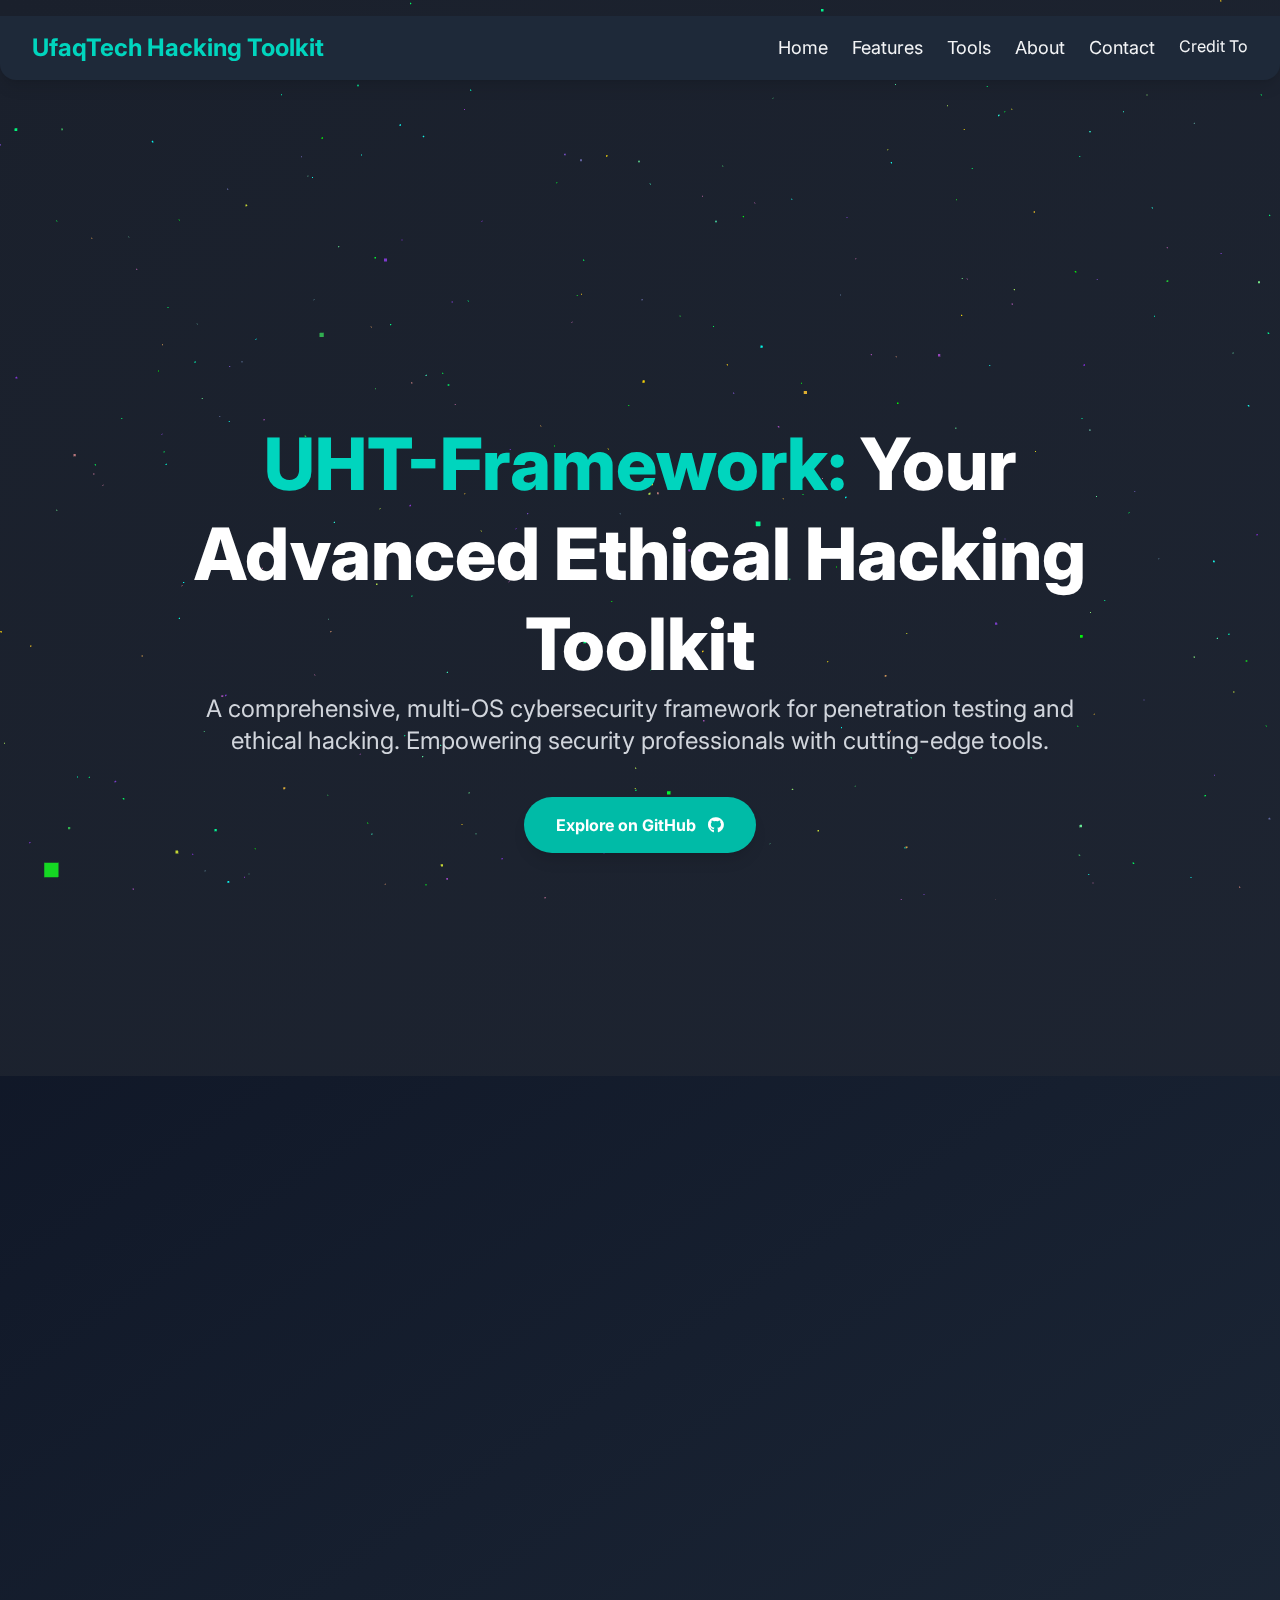
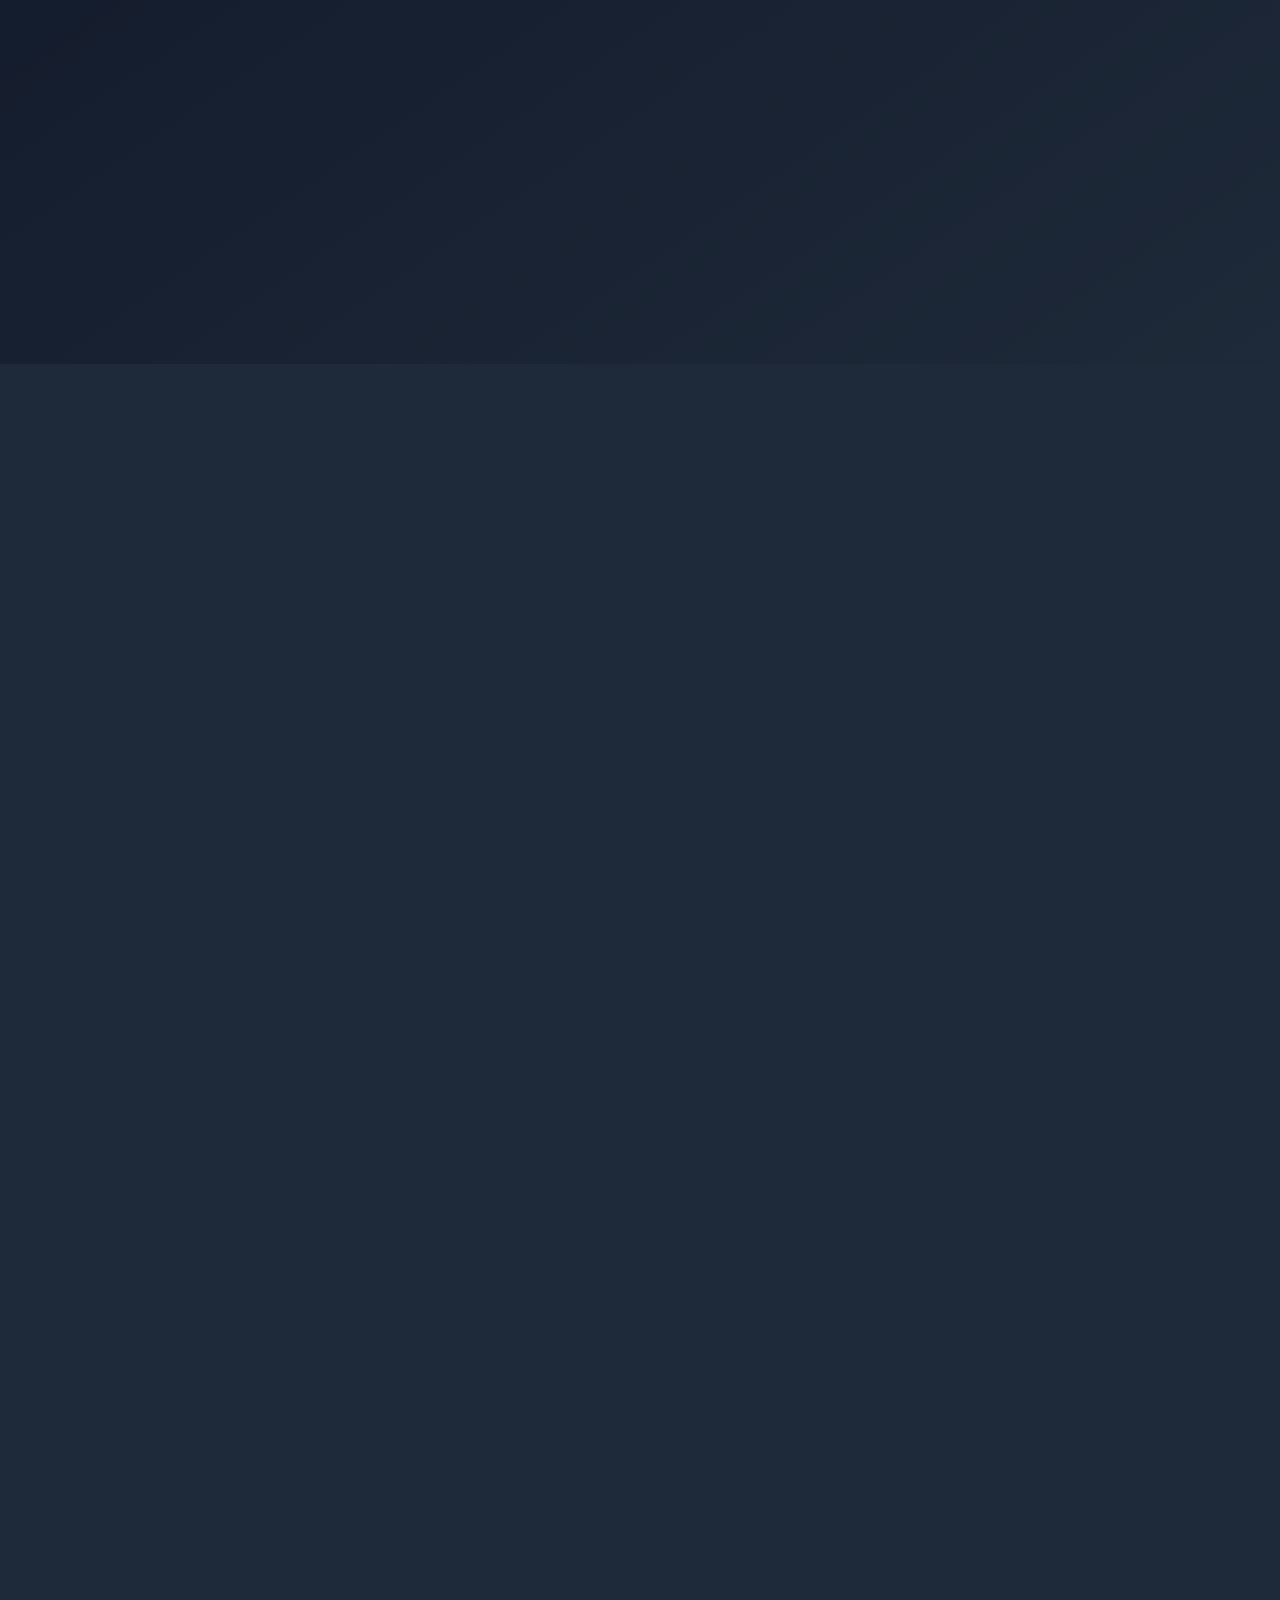
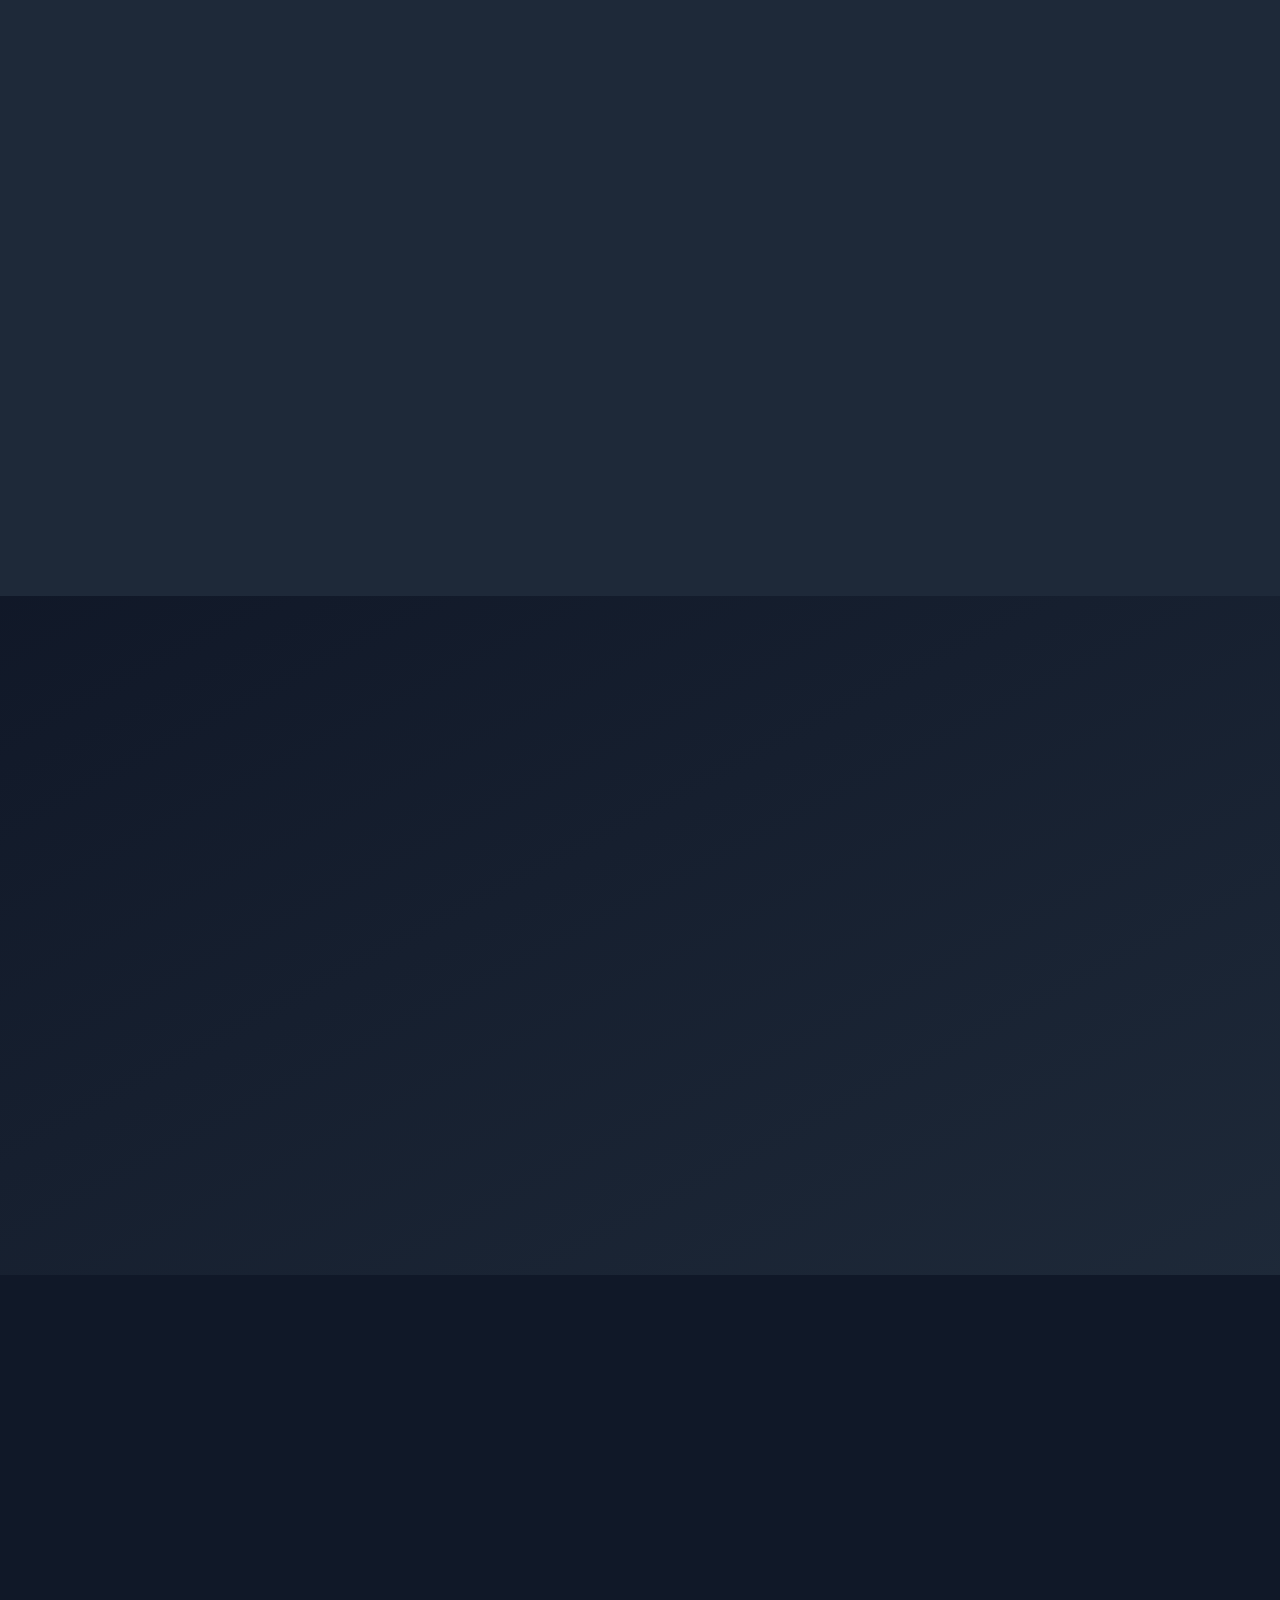
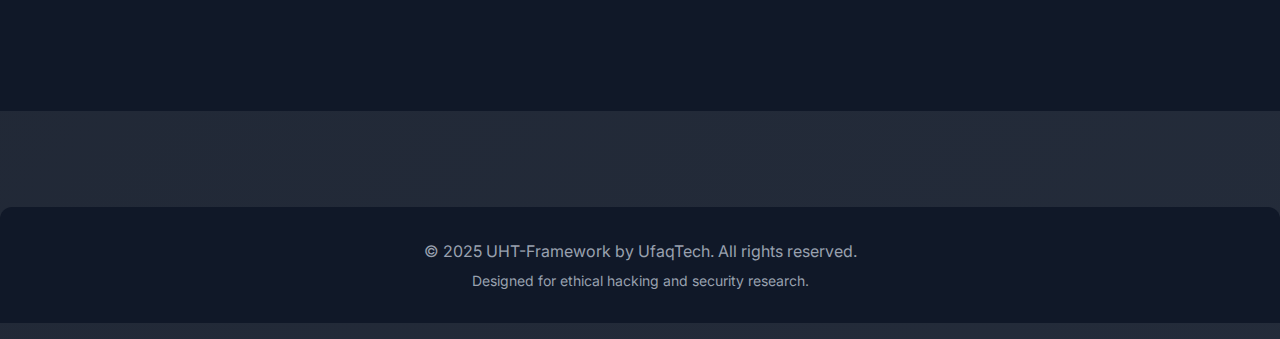
<file: pages/uth_faramework/index.html>
<!DOCTYPE html>
<html lang="en">
<head>
    <meta charset="UTF-8">
    <meta name="viewport" content="width=device-width, initial-scale=1.0">
    <title>UHT-Framework: Advanced Ethical Hacking & Cybersecurity Toolkit</title>
    <!-- SEO Meta Tags -->
    <meta name="description" content="UHT-Framework is a comprehensive, multi-OS ethical hacking and penetration testing toolkit. Discover advanced cybersecurity tools for network firewalls, WAFs, EDR, SIEM, vulnerability scanning, exploitation, OSINT, and more. Empowering security professionals with cutting-edge open-source and commercial solutions.">
    <meta name="keywords" content="UHT-Framework, ethical hacking, penetration testing, cybersecurity tools, hacking toolkit, vulnerability scanner, OSINT, exploit development, cross-platform hacking, CLI hacking tool, UfaqTech, security research, cyber security, open-source hacking tools, network firewall, WAF, EDR, SIEM, SOAR, NAC, HIDS, IPS, IDS, VPN, identity management, PAM, malware analysis, web fuzzer, privilege escalation, social engineering, password cracking, WiFi security, FortiGate, Palo Alto, Cisco ASA, pfSense, ModSecurity, Snort, Suricata, Zeek, Wireshark, tcpdump, Security Onion, OpenVPN, WireGuard, Pi-hole, CrowdStrike, Microsoft Defender, SentinelOne, Carbon Black, Sophos Intercept X, Bitdefender, Windows Defender, Malwarebytes, Avast, Kaspersky, Norton, Tripwire, OSSEC, Wazuh, Nessus, OpenVAS, Qualys, Nexpose, Burp Suite, OWASP ZAP, Acunetix, Invicti, SQLMap, Metasploit, Evil-WinRM, Pwncat, Cobalt Strike, BloodHound, Immunity Debugger, OllyDbg, GoBuster, Wfuzz, Arjun, W3af, BeEF, LinPEAS, WinPEAS, PEASS-ng, GTFOBins, HackTricks, Msfvenom, PoshC2, SecLists, Rockyou, SocialFish, Setoolkit, GoPhish, John the Ripper, Hashcat, Hydra, Aircrack-ng, Splunk, IBM QRadar, Microsoft Sentinel, Elastic SIEM, ArcSight, LogRhythm, Cortex XSOAR, Phantom, IBM Resilient, Swimlane, Okta, Azure AD, Ping Identity, Auth0, Duo Security, CyberArk, Delinea, BeyondTrust, HashiCorp Vault">
    <meta name="author" content="UfaqTech">
    <!-- Open Graph / Facebook -->
    <meta property="og:type" content="website">
    <meta property="og:url" content="https://yourwebsite.com/ (Replace with your actual domain)">
    <meta property="og:title" content="UHT-Framework: Advanced Ethical Hacking & Cybersecurity Toolkit">
    <meta property="og:description" content="UHT-Framework is a comprehensive, multi-OS ethical hacking and penetration testing toolkit. Discover advanced cybersecurity tools for network firewalls, WAFs, EDR, SIEM, vulnerability scanning, exploitation, OSINT, and more. Empowering security professionals with cutting-edge open-source and commercial solutions.">
    <meta property="og:image" content="https://placehold.co/1200x630/1a202c/00FFFF?text=UHT-Framework%20|%20Cybersecurity%20Toolkit"> <!-- Placeholder image, replace with your logo/banner -->

    <!-- Tailwind CSS CDN -->

    <link rel="stylesheet" href="cnd.css">
    <!-- Font Awesome CDN for icons -->
    <link rel="stylesheet" href="/vendors/themify-icons/css/all.min.css" xintegrity="sha512-DTOQO9RWCH3ppGqcWaEA1BIZOC6xxalwEsw9c2QQeAIftl-Vegovlnee1c9QX4TctnWMn13TZye+giMm8e2LwA==" crossorigin="anonymous" referrerpolicy="no-referrer" />
    <!-- Custom CSS -->
    <link rel="stylesheet" href="style.css">
    <!-- Google Fonts - Inter for modern look -->
    <link href="https://fonts.googleapis.com/css2?family=Inter:wght@300;400;500;600;700&display=swap" rel="stylesheet">
    <style>
        body {
            font-family: 'Inter', sans-serif;
        }
    </style>
</head>
<body class="bg-gray-900 text-gray-100 antialiased overflow-x-hidden">

    <!-- Three.js Background Canvas -->
    <canvas id="three-bg" class="fixed inset-0 w-full h-full -z-10"></canvas>

    <!-- Header -->
    <header class="bg-gray-800 bg-opacity-70 backdrop-blur-sm p-4 sticky top-0 z-50 shadow-lg rounded-b-xl mx-auto max-w-7xl mt-4">
        <nav class="container mx-auto flex justify-between items-center px-4">
            <a href="#" class="text-2xl font-bold text-teal-400 hover:text-teal-300 transition duration-300 ease-in-out">UfaqTech Hacking Toolkit</a>
            
            <!-- Desktop Navigation -->
            <ul class="hidden md:flex space-x-6">
                <li><a href="#home" class="nav-link text-lg hover:text-teal-400 transition duration-300 ease-in-out">Home</a></li>
                <li><a href="#features" class="nav-link text-lg hover:text-teal-400 transition duration-300 ease-in-out">Features</a></li>
                <li><a href="#tools" class="nav-link text-lg hover:text-teal-400 transition duration-300 ease-in-out">Tools</a></li>
                <li><a href="#about" class="nav-link text-lg hover:text-teal-400 transition duration-300 ease-in-out">About</a></li>
                <li><a href="#contact" class="nav-link text-lg hover:text-teal-400 transition duration-300 ease-in-out">Contact</a></li>
                <li class="scroll-to-section"><div class="border-first-button"><a href="../../index.html">Credit To</a></div></li> 
            </ul>

            <!-- Mobile Menu Button (Hamburger) -->
            <button id="mobile-menu-button" class="md:hidden text-2xl text-white focus:outline-none">
                <i class="fas fa-bars"></i>
            </button>
        </nav>
    </header>

    <!-- Mobile Navigation Overlay -->
    <div id="mobile-nav-overlay" class="fixed inset-0 bg-gray-900 bg-opacity-95 z-50 flex flex-col items-center justify-center transform -translate-x-full transition-transform duration-300 ease-in-out">
        <button id="close-mobile-menu" class="absolute top-4 right-4 text-3xl text-white focus:outline-none">
            <i class="fas fa-times"></i>
        </button>
        <ul class="flex flex-col space-y-8 text-3xl">
            <li><a href="#home" class="mobile-nav-link text-white hover:text-teal-400 transition duration-300 ease-in-out">Home</a></li>
            <li><a href="#features" class="mobile-nav-link text-white hover:text-teal-400 transition duration-300 ease-in-out">Features</a></li>
            <li><a href="#tools" class="mobile-nav-link text-white hover:text-teal-400 transition duration-300 ease-in-out">Tools</a></li>
            <li><a href="#about" class="mobile-nav-link text-white hover:text-teal-400 transition duration-300 ease-in-out">About</a></li>
            <li><a href="#contact" class="mobile-nav-link text-white hover:text-teal-400 transition duration-300 ease-in-out">Contact</a></li>
            <li class="scroll-to-section"><div class="border-first-button"><a href="../../index.html">Credit To</a></div></li> 
        </ul>
    </div>

    <main class="relative z-10">
        <!-- Hero Section -->
        <section id="home" class="min-h-screen flex flex-col items-center justify-center text-center p-8 relative overflow-hidden">
            <div class="max-w-4xl mx-auto">
                <h1 class="text-5xl md:text-7xl font-extrabold text-white leading-tight mb-6 animate-text-reveal">
                    <span class="text-teal-400">UHT-Framework:</span> Your Advanced Ethical Hacking Toolkit
                </h1>
                <p class="text-xl md:text-2xl text-gray-300 mb-10 animate-fade-in-up delay-700">
                    A comprehensive, multi-OS cybersecurity framework for penetration testing and ethical hacking. Empowering security professionals with cutting-edge tools.
                </p>
                <a href="https://github.com/UfaqTech/UHT-Framework" target="_blank" rel="noopener noreferrer"
                   class="inline-block bg-teal-500 hover:bg-teal-600 text-white font-bold py-4 px-8 rounded-full shadow-lg transform hover:scale-105 transition duration-300 ease-in-out animate-fade-in-up delay-1000">
                    Explore on GitHub <i class="fab fa-github ml-2"></i>
                </a>
            </div>
        </section>

        <!-- Features Section -->
        <section id="features" class="py-20 px-8 bg-gradient-to-br from-gray-900 to-gray-800 animate-gradient-shift">
            <div class="container mx-auto text-center">
                <h2 class="text-4xl md:text-5xl font-bold mb-12 text-teal-400 animate-fade-in-up">Key Features</h2>
                <div class="grid grid-cols-1 md:grid-cols-2 lg:grid-cols-3 gap-10">
                    <!-- Feature Card 1 -->
                    <div class="feature-card bg-gray-800 p-8 rounded-xl shadow-xl transform hover:scale-105 transition duration-300 ease-in-out animate-card-entry">
                        <i class="fas fa-laptop-code text-5xl text-teal-400 mb-6"></i>
                        <h3 class="text-2xl font-semibold text-white mb-4">Multi-OS Compatibility</h3>
                        <p class="text-gray-300">Seamlessly runs on Linux (Debian/Ubuntu, Arch, Termux), macOS, and Windows, providing a consistent experience across diverse environments.</p>
                    </div>
                    <!-- Feature Card 2 -->
                    <div class="feature-card bg-gray-800 p-8 rounded-xl shadow-xl transform hover:scale-105 transition duration-300 ease-in-out animate-card-entry delay-100">
                        <i class="fas fa-cogs text-5xl text-teal-400 mb-6"></i>
                        <h3 class="text-2xl font-semibold text-white mb-4">Dynamic Tool Management</h3>
                        <p class="text-gray-300">All tools are defined and managed through a centralized `tools.json` file, allowing for easy updates and customization.</p>
                    </div>
                    <!-- Feature Card 3 -->
                    <div class="feature-card bg-gray-800 p-8 rounded-xl shadow-xl transform hover:scale-105 transition duration-300 ease-in-out animate-card-entry delay-200">
                        <i class="fas fa-sync-alt text-5xl text-teal-400 mb-6"></i>
                        <h3 class="text-2xl font-semibold text-white mb-4">Automated Updates</h3>
                        <p class="text-gray-300">Keep your toolkit current with automated installation of dependencies and one-command updates for tools and the framework itself.</p>
                    </div>
                    <!-- Feature Card 4 -->
                    <div class="feature-card bg-gray-800 p-8 rounded-xl shadow-xl transform hover:scale-105 transition duration-300 ease-in-out animate-card-entry delay-300">
                        <i class="fas fa-terminal text-5xl text-teal-400 mb-6"></i>
                        <h3 class="text-2xl font-semibold text-white mb-4">Intuitive CLI</h3>
                        <p class="text-gray-300">Experience a clean, color-coded, and user-friendly command-line interface designed for efficiency and ease of use.</p>
                    </div>
                     <!-- Feature Card 5 -->
                     <div class="feature-card bg-gray-800 p-8 rounded-xl shadow-xl transform hover:scale-105 transition duration-300 ease-in-out animate-card-entry delay-400">
                        <i class="fas fa-shield-alt text-5xl text-teal-400 mb-6"></i>
                        <h3 class="text-2xl font-semibold text-white mb-4">Comprehensive Security Modules</h3>
                        <p class="text-gray-300">Includes modules for reconnaissance, exploitation, vulnerability scanning, and post-exploitation, covering a wide range of security tasks.</p>
                    </div>
                     <!-- Feature Card 6 -->
                     <div class="feature-card bg-gray-800 p-8 rounded-xl shadow-xl transform hover:scale-105 transition duration-300 ease-in-out animate-card-entry delay-500">
                        <i class="fas fa-file-alt text-5xl text-teal-400 mb-6"></i>
                        <h3 class="text-2xl font-semibold text-white mb-4">Detailed Logging</h3>
                        <p class="text-gray-300">All actions performed within the framework are meticulously logged, aiding in troubleshooting, analysis, and compliance.</p>
                    </div>
                </div>
            </div>
        </section>

        <!-- Tools Section -->
        <section id="tools" class="py-20 px-8 bg-gray-800">
            <div class="container mx-auto text-center">
                <h2 class="text-4xl md:text-5xl font-bold mb-12 text-teal-400 animate-fade-in-up">Comprehensive Toolset</h2>
                <p class="text-xl text-gray-300 mb-10 animate-fade-in-up delay-100">
                    The UHT-Framework integrates a vast array of cutting-edge tools, categorized for efficient cybersecurity operations.
                </p>

                <!-- Tool Categories Accordion -->
                <div id="tool-accordion" class="max-w-5xl mx-auto text-left">
                    <!-- Category: Network Firewalls & WAFs -->
                    <div class="accordion-item bg-gray-800 rounded-xl shadow-lg mb-4 animate-card-entry">
                        <button class="accordion-header w-full p-6 text-xl font-semibold text-white flex justify-between items-center hover:bg-gray-700 transition duration-300 ease-in-out rounded-xl">
                            Network Firewalls & WAFs (9 Tools) <i class="fas fa-chevron-down accordion-icon transition-transform duration-300"></i>
                        </button>
                        <div class="accordion-content p-6 pt-0 overflow-hidden max-h-0 transition-all duration-500 ease-in-out">
                            <div class="grid grid-cols-1 md:grid-cols-2 gap-6 mt-4">
                                <!-- Tool Card -->
                                <div class="tool-detail-card bg-gray-900 p-5 rounded-lg shadow-md border border-gray-700 hover:border-teal-500 transition duration-300 animate-fade-in-up">
                                    <h4 class="text-lg font-semibold text-teal-400">Fortinet FortiGate <span class="text-sm text-gray-400 ml-2">(Manual/Web)</span></h4>
                                    <p class="text-gray-400 text-sm mt-1">Commercial Network Firewall. Not directly installable via UHT. Refer to Fortinet documentation.</p>
                                    <p class="text-gray-500 text-xs mt-2">OS Compatibility: <i class="fas fa-globe"></i></p>
                                </div>
                                <div class="tool-detail-card bg-gray-900 p-5 rounded-lg shadow-md border border-gray-700 hover:border-teal-500 transition duration-300 animate-fade-in-up delay-50">
                                    <h4 class="text-lg font-semibold text-teal-400">Palo Alto Networks Firewall <span class="text-sm text-gray-400 ml-2">(Manual/Web)</span></h4>
                                    <p class="text-gray-400 text-sm mt-1">Commercial Next-Generation Firewall. Refer to Palo Alto Networks documentation.</p>
                                    <p class="text-gray-500 text-xs mt-2">OS Compatibility: <i class="fas fa-globe"></i></p>
                                </div>
                                <div class="tool-detail-card bg-gray-900 p-5 rounded-lg shadow-md border border-gray-700 hover:border-teal-500 transition duration-300 animate-fade-in-up delay-100">
                                    <h4 class="text-lg font-semibold text-teal-400">Cisco ASA <span class="text-sm text-gray-400 ml-2">(Manual/Web)</span></h4>
                                    <p class="text-gray-400 text-sm mt-1">Commercial Adaptive Security Appliance (Firewall/VPN). Refer to Cisco documentation.</p>
                                    <p class="text-gray-500 text-xs mt-2">OS Compatibility: <i class="fas fa-globe"></i></p>
                                </div>
                                <div class="tool-detail-card bg-gray-900 p-5 rounded-lg shadow-md border border-gray-700 hover:border-teal-500 transition duration-300 animate-fade-in-up delay-150">
                                    <h4 class="text-lg font-semibold text-teal-400">Check Point Firewall <span class="text-sm text-gray-400 ml-2">(Manual/Web)</span></h4>
                                    <p class="text-gray-400 text-sm mt-1">Commercial Network Security Gateway. Refer to Check Point documentation.</p>
                                    <p class="text-gray-500 text-xs mt-2">OS Compatibility: <i class="fas fa-globe"></i></p>
                                </div>
                                <div class="tool-detail-card bg-gray-900 p-5 rounded-lg shadow-md border border-gray-700 hover:border-teal-500 transition duration-300 animate-fade-in-up delay-200">
                                    <h4 class="text-lg font-semibold text-teal-400">Sophos XG Firewall <span class="text-sm text-gray-400 ml-2">(Manual/Web)</span></h4>
                                    <p class="text-gray-400 text-sm mt-1">Commercial Next-Generation Firewall. Refer to Sophos documentation.</p>
                                    <p class="text-gray-500 text-xs mt-2">OS Compatibility: <i class="fas fa-globe"></i></p>
                                </div>
                                <div class="tool-detail-card bg-gray-900 p-5 rounded-lg shadow-md border border-gray-700 hover:border-teal-500 transition duration-300 animate-fade-in-up delay-250">
                                    <h4 class="text-lg font-semibold text-teal-400">Cloudflare WAF <span class="text-sm text-gray-400 ml-2">(Manual/Web)</span></h4>
                                    <p class="text-gray-400 text-sm mt-1">Cloud-based Web Application Firewall. Managed via Cloudflare dashboard.</p>
                                    <p class="text-gray-500 text-xs mt-2">OS Compatibility: <i class="fas fa-globe"></i></p>
                                </div>
                                <div class="tool-detail-card bg-gray-900 p-5 rounded-lg shadow-md border border-gray-700 hover:border-teal-500 transition duration-300 animate-fade-in-up delay-300">
                                    <h4 class="text-lg font-semibold text-teal-400">Akamai WAF <span class="text-sm text-gray-400 ml-2">(Manual/Web)</span></h4>
                                    <p class="text-gray-400 text-sm mt-1">Cloud-based Web Application Firewall. Managed via Akamai platform.</p>
                                    <p class="text-gray-500 text-xs mt-2">OS Compatibility: <i class="fas fa-globe"></i></p>
                                </div>
                                <div class="tool-detail-card bg-gray-900 p-5 rounded-lg shadow-md border border-gray-700 hover:border-teal-500 transition duration-300 animate-fade-in-up delay-350">
                                    <h4 class="text-lg font-semibold text-teal-400">pfSense <span class="text-sm text-gray-400 ml-2">(Manual/Web)</span></h4>
                                    <p class="text-gray-400 text-sm mt-1">Open source firewall/router software distribution. Typically installed as an OS.</p>
                                    <p class="text-gray-500 text-xs mt-2">OS Compatibility: <i class="fab fa-linux"></i></p>
                                </div>
                                <div class="tool-detail-card bg-gray-900 p-5 rounded-lg shadow-md border border-gray-700 hover:border-teal-500 transition duration-300 animate-fade-in-up delay-400">
                                    <h4 class="text-lg font-semibold text-teal-400">OPNsense <span class="text-sm text-gray-400 ml-2">(Manual/Web)</span></h4>
                                    <p class="text-gray-400 text-sm mt-1">Open source firewall/router software distribution, a fork of pfSense. Typically installed as an OS.</p>
                                    <p class="text-gray-500 text-xs mt-2">OS Compatibility: <i class="fab fa-linux"></i></p>
                                </div>
                            </div>
                        </div>
                    </div>

                    <!-- Category: IDS/IPS & Network Monitoring -->
                    <div class="accordion-item bg-gray-800 rounded-xl shadow-lg mb-4 animate-card-entry delay-100">
                        <button class="accordion-header w-full p-6 text-xl font-semibold text-white flex justify-between items-center hover:bg-gray-700 transition duration-300 ease-in-out rounded-xl">
                            IDS/IPS & Network Monitoring (7 Tools) <i class="fas fa-chevron-down accordion-icon transition-transform duration-300"></i>
                        </button>
                        <div class="accordion-content p-6 pt-0 overflow-hidden max-h-0 transition-all duration-500 ease-in-out">
                            <div class="grid grid-cols-1 md:grid-cols-2 gap-6 mt-4">
                                <div class="tool-detail-card bg-gray-900 p-5 rounded-lg shadow-md border border-gray-700 hover:border-teal-500 transition duration-300 animate-fade-in-up">
                                    <h4 class="text-lg font-semibold text-teal-400">ModSecurity <span class="text-sm text-gray-400 ml-2">(Installable)</span></h4>
                                    <p class="text-gray-400 text-sm mt-1">Open source Web Application Firewall (WAF) engine. Often integrated with Apache/Nginx.</p>
                                    <p class="text-gray-500 text-xs mt-2">OS Compatibility: <i class="fab fa-linux"></i></p>
                                </div>
                                <div class="tool-detail-card bg-gray-900 p-5 rounded-lg shadow-md border border-gray-700 hover:border-teal-500 transition duration-300 animate-fade-in-up delay-50">
                                    <h4 class="text-lg font-semibold text-teal-400">Snort <span class="text-sm text-gray-400 ml-2">(Installable)</span></h4>
                                    <p class="text-gray-400 text-sm mt-1">Open Source Intrusion Prevention System (IPS) and Intrusion Detection System (IDS). Requires complex compilation.</p>
                                    <p class="text-gray-500 text-xs mt-2">OS Compatibility: <i class="fab fa-linux"></i> <i class="fab fa-windows"></i></p>
                                </div>
                                <div class="tool-detail-card bg-gray-900 p-5 rounded-lg shadow-md border border-gray-700 hover:border-teal-500 transition duration-300 animate-fade-in-up delay-100">
                                    <h4 class="text-lg font-semibold text-teal-400">Suricata <span class="text-sm text-gray-400 ml-2">(Installable)</span></h4>
                                    <p class="text-gray-400 text-sm mt-1">High performance Network IDS, IPS and Network Security Monitoring engine. Requires complex compilation.</p>
                                    <p class="text-gray-500 text-xs mt-2">OS Compatibility: <i class="fab fa-linux"></i> <i class="fab fa-windows"></i> <i class="fab fa-apple"></i></p>
                                </div>
                                <div class="tool-detail-card bg-gray-900 p-5 rounded-lg shadow-md border border-gray-700 hover:border-teal-500 transition duration-300 animate-fade-in-up delay-150">
                                    <h4 class="text-lg font-semibold text-teal-400">Zeek (formerly Bro) <span class="text-sm text-gray-400 ml-2">(Installable)</span></h4>
                                    <p class="text-gray-400 text-sm mt-1">Powerful network analysis framework that transforms network traffic into highly-detailed, scriptable logs.</p>
                                    <p class="text-gray-500 text-xs mt-2">OS Compatibility: <i class="fab fa-linux"></i> <i class="fab fa-apple"></i></p>
                                </div>
                                <div class="tool-detail-card bg-gray-900 p-5 rounded-lg shadow-md border border-gray-700 hover:border-teal-500 transition duration-300 animate-fade-in-up delay-200">
                                    <h4 class="text-lg font-semibold text-teal-400">Wireshark <span class="text-sm text-gray-400 ml-2">(Manual/Web)</span></h4>
                                    <p class="text-gray-400 text-sm mt-1">The world’s foremost and widely used network protocol analyzer. Download from official site: <a href="https://www.wireshark.org/" target="_blank" rel="noopener noreferrer" class="text-blue-400 hover:underline">https://www.wireshark.org/</a></p>
                                    <p class="text-gray-500 text-xs mt-2">OS Compatibility: <i class="fab fa-linux"></i> <i class="fab fa-windows"></i> <i class="fab fa-apple"></i></p>
                                </div>
                                <div class="tool-detail-card bg-gray-900 p-5 rounded-lg shadow-md border border-gray-700 hover:border-teal-500 transition duration-300 animate-fade-in-up delay-250">
                                    <h4 class="text-lg font-semibold text-teal-400">tcpdump <span class="text-sm text-gray-400 ml-2">(Manual/Web)</span></h4>
                                    <p class="text-gray-400 text-sm mt-1">A powerful command-line packet analyzer. Often pre-installed on Linux/Unix systems.</p>
                                    <p class="text-gray-500 text-xs mt-2">OS Compatibility: <i class="fab fa-linux"></i> <i class="fas fa-mobile-alt"></i> <i class="fab fa-apple"></i></p>
                                </div>
                                <div class="tool-detail-card bg-gray-900 p-5 rounded-lg shadow-md border border-gray-700 hover:border-teal-500 transition duration-300 animate-fade-in-up delay-300">
                                    <h4 class="text-lg font-semibold text-teal-400">Security Onion <span class="text-sm text-gray-400 ml-2">(Manual/Web)</span></h4>
                                    <p class="text-gray-400 text-sm mt-1">Free and open platform for threat hunting, enterprise security monitoring, and log management. Requires dedicated installation.</p>
                                    <p class="text-gray-500 text-xs mt-2">OS Compatibility: <i class="fab fa-linux"></i></p>
                                </div>
                            </div>
                        </div>
                    </div>

                    <!-- Category: Network Access Control (NAC) & VPN -->
                    <div class="accordion-item bg-gray-800 rounded-xl shadow-lg mb-4 animate-card-entry delay-200">
                        <button class="accordion-header w-full p-6 text-xl font-semibold text-white flex justify-between items-center hover:bg-gray-700 transition duration-300 ease-in-out rounded-xl">
                            Network Access Control (NAC) & VPN (6 Tools) <i class="fas fa-chevron-down accordion-icon transition-transform duration-300"></i>
                        </button>
                        <div class="accordion-content p-6 pt-0 overflow-hidden max-h-0 transition-all duration-500 ease-in-out">
                            <div class="grid grid-cols-1 md:grid-cols-2 gap-6 mt-4">
                                <div class="tool-detail-card bg-gray-900 p-5 rounded-lg shadow-md border border-gray-700 hover:border-teal-500 transition duration-300 animate-fade-in-up">
                                    <h4 class="text-lg font-semibold text-teal-400">Cisco Identity Services Engine (ISE) <span class="text-sm text-gray-400 ml-2">(Manual/Web)</span></h4>
                                    <p class="text-gray-400 text-sm mt-1">Commercial Network Access Control (NAC) solution.</p>
                                    <p class="text-gray-500 text-xs mt-2">OS Compatibility: <i class="fas fa-globe"></i></p>
                                </div>
                                <div class="tool-detail-card bg-gray-900 p-5 rounded-lg shadow-md border border-gray-700 hover:border-teal-500 transition duration-300 animate-fade-in-up delay-50">
                                    <h4 class="text-lg font-semibold text-teal-400">Fortinet FortiNAC <span class="text-sm text-gray-400 ml-2">(Manual/Web)</span></h4>
                                    <p class="text-gray-400 text-sm mt-1">Commercial Network Access Control (NAC) solution.</p>
                                    <p class="text-gray-500 text-xs mt-2">OS Compatibility: <i class="fas fa-globe"></i></p>
                                </div>
                                <div class="tool-detail-card bg-gray-900 p-5 rounded-lg shadow-md border border-gray-700 hover:border-teal-500 transition duration-300 animate-fade-in-up delay-100">
                                    <h4 class="text-lg font-semibold text-teal-400">OpenVPN <span class="text-sm text-gray-400 ml-2">(Installable)</span></h4>
                                    <p class="text-gray-400 text-sm mt-1">Open-source software application that implements virtual private network (VPN) techniques.</p>
                                    <p class="text-gray-500 text-xs mt-2">OS Compatibility: <i class="fab fa-linux"></i> <i class="fas fa-mobile-alt"></i> <i class="fab fa-windows"></i> <i class="fab fa-apple"></i></p>
                                </div>
                                <div class="tool-detail-card bg-gray-900 p-5 rounded-lg shadow-md border border-gray-700 hover:border-teal-500 transition duration-300 animate-fade-in-up delay-150">
                                    <h4 class="text-lg font-semibold text-teal-400">WireGuard <span class="text-sm text-gray-400 ml-2">(Installable)</span></h4>
                                    <p class="text-gray-400 text-sm mt-1">Modern, fast, and secure VPN tunnel.</p>
                                    <p class="text-gray-500 text-xs mt-2">OS Compatibility: <i class="fab fa-linux"></i> <i class="fas fa-mobile-alt"></i> <i class="fab fa-windows"></i> <i class="fab fa-apple"></i></p>
                                </div>
                                <div class="tool-detail-card bg-gray-900 p-5 rounded-lg shadow-md border border-gray-700 hover:border-teal-500 transition duration-300 animate-fade-in-up delay-200">
                                    <h4 class="text-lg font-semibold text-teal-400">Cisco Umbrella (OpenDNS) <span class="text-sm text-gray-400 ml-2">(Manual/Web)</span></h4>
                                    <p class="text-gray-400 text-sm mt-1">Cloud security platform that provides DNS-layer security. Managed via web console.</p>
                                    <p class="text-gray-500 text-xs mt-2">OS Compatibility: <i class="fas fa-globe"></i></p>
                                </div>
                                <div class="tool-detail-card bg-gray-900 p-5 rounded-lg shadow-md border border-gray-700 hover:border-teal-500 transition duration-300 animate-fade-in-up delay-250">
                                    <h4 class="text-lg font-semibold text-teal-400">Pi-hole <span class="text-sm text-gray-400 ml-2">(Installable)</span></h4>
                                    <p class="text-gray-400 text-sm mt-1">A Linux network-level advertisement and Internet tracker blocking application. Requires Raspberry Pi or Linux server.</p>
                                    <p class="text-gray-500 text-xs mt-2">OS Compatibility: <i class="fab fa-linux"></i></p>
                                </div>
                            </div>
                        </div>
                    </div>

                    <!-- Category: Endpoint Detection & Response (EDR) / Antivirus -->
                    <div class="accordion-item bg-gray-800 rounded-xl shadow-lg mb-4 animate-card-entry delay-300">
                        <button class="accordion-header w-full p-6 text-xl font-semibold text-white flex justify-between items-center hover:bg-gray-700 transition duration-300 ease-in-out rounded-xl">
                            Endpoint Detection & Response (EDR) / Antivirus (12 Tools) <i class="fas fa-chevron-down accordion-icon transition-transform duration-300"></i>
                        </button>
                        <div class="accordion-content p-6 pt-0 overflow-hidden max-h-0 transition-all duration-500 ease-in-out">
                            <div class="grid grid-cols-1 md:grid-cols-2 gap-6 mt-4">
                                <div class="tool-detail-card bg-gray-900 p-5 rounded-lg shadow-md border border-gray-700 hover:border-teal-500 transition duration-300 animate-fade-in-up">
                                    <h4 class="text-lg font-semibold text-teal-400">CrowdStrike Falcon <span class="text-sm text-gray-400 ml-2">(Manual/Web)</span></h4>
                                    <p class="text-gray-400 text-sm mt-1">Highly demanded commercial EDR platform. Requires subscription and agent deployment.</p>
                                    <p class="text-gray-500 text-xs mt-2">OS Compatibility: <i class="fab fa-linux"></i> <i class="fab fa-windows"></i> <i class="fab fa-apple"></i></p>
                                </div>
                                <div class="tool-detail-card bg-gray-900 p-5 rounded-lg shadow-md border border-gray-700 hover:border-teal-500 transition duration-300 animate-fade-in-up delay-50">
                                    <h4 class="text-lg font-semibold text-teal-400">Microsoft Defender for Endpoint (XDR) <span class="text-sm text-gray-400 ml-2">(Manual/Web)</span></h4>
                                    <p class="text-gray-400 text-sm mt-1">Microsoft's enterprise endpoint security platform. Part of Microsoft 365 Defender. Built-in or deployed.</p>
                                    <p class="text-gray-500 text-xs mt-2">OS Compatibility: <i class="fab fa-windows"></i> <i class="fab fa-apple"></i> <i class="fab fa-linux"></i></p>
                                </div>
                                <div class="tool-detail-card bg-gray-900 p-5 rounded-lg shadow-md border border-gray-700 hover:border-teal-500 transition duration-300 animate-fade-in-up delay-100">
                                    <h4 class="text-lg font-semibold text-teal-400">SentinelOne <span class="text-sm text-gray-400 ml-2">(Manual/Web)</span></h4>
                                    <p class="text-gray-400 text-sm mt-1">Commercial AI-powered EDR platform. Requires subscription.</p>
                                    <p class="text-gray-500 text-xs mt-2">OS Compatibility: <i class="fab fa-linux"></i> <i class="fab fa-windows"></i> <i class="fab fa-apple"></i></p>
                                </div>
                                <div class="tool-detail-card bg-gray-900 p-5 rounded-lg shadow-md border border-gray-700 hover:border-teal-500 transition duration-300 animate-fade-in-up delay-150">
                                    <h4 class="text-lg font-semibold text-teal-400">Carbon Black (VMware) <span class="text-sm text-gray-400 ml-2">(Manual/Web)</span></h4>
                                    <p class="text-gray-400 text-sm mt-1">Commercial endpoint protection and EDR solution. Requires subscription.</p>
                                    <p class="text-gray-500 text-xs mt-2">OS Compatibility: <i class="fab fa-linux"></i> <i class="fab fa-windows"></i> <i class="fab fa-apple"></i></p>
                                </div>
                                <div class="tool-detail-card bg-gray-900 p-5 rounded-lg shadow-md border border-gray-700 hover:border-teal-500 transition duration-300 animate-fade-in-up delay-200">
                                    <h4 class="text-lg font-semibold text-teal-400">Sophos Intercept X <span class="text-sm text-gray-400 ml-2">(Manual/Web)</span></h4>
                                    <p class="text-gray-400 text-sm mt-1">Commercial endpoint protection with EDR and anti-ransomware. Requires subscription.</p>
                                    <p class="text-gray-500 text-xs mt-2">OS Compatibility: <i class="fab fa-linux"></i> <i class="fab fa-windows"></i> <i class="fab fa-apple"></i></p>
                                </div>
                                <div class="tool-detail-card bg-gray-900 p-5 rounded-lg shadow-md border border-gray-700 hover:border-teal-500 transition duration-300 animate-fade-in-up delay-250">
                                    <h4 class="text-lg font-semibold text-teal-400">Bitdefender GravityZone <span class="text-sm text-gray-400 ml-2">(Manual/Web)</span></h4>
                                    <p class="text-gray-400 text-sm mt-1">Commercial endpoint security platform. Requires subscription.</p>
                                    <p class="text-gray-500 text-xs mt-2">OS Compatibility: <i class="fab fa-linux"></i> <i class="fab fa-windows"></i> <i class="fab fa-apple"></i></p>
                                </div>
                                <div class="tool-detail-card bg-gray-900 p-5 rounded-lg shadow-md border border-gray-700 hover:border-teal-500 transition duration-300 animate-fade-in-up delay-300">
                                    <h4 class="text-lg font-semibold text-teal-400">Windows Defender <span class="text-sm text-gray-400 ml-2">(Manual/Web)</span></h4>
                                    <p class="text-gray-400 text-sm mt-1">Microsoft's built-in antivirus and endpoint protection for Windows.</p>
                                    <p class="text-gray-500 text-xs mt-2">OS Compatibility: <i class="fab fa-windows"></i></p>
                                </div>
                                <div class="tool-detail-card bg-gray-900 p-5 rounded-lg shadow-md border border-gray-700 hover:border-teal-500 transition duration-300 animate-fade-in-up delay-350">
                                    <h4 class="text-lg font-semibold text-teal-400">Malwarebytes <span class="text-sm text-gray-400 ml-2">(Manual/Web)</span></h4>
                                    <p class="text-gray-400 text-sm mt-1">Popular anti-malware software. Download from official site: <a href="https://www.malwarebytes.com/" target="_blank" rel="noopener noreferrer" class="text-blue-400 hover:underline">https://www.malwarebytes.com/</a></p>
                                    <p class="text-gray-500 text-xs mt-2">OS Compatibility: <i class="fab fa-windows"></i> <i class="fab fa-apple"></i></p>
                                </div>
                                <div class="tool-detail-card bg-gray-900 p-5 rounded-lg shadow-md border border-gray-700 hover:border-teal-500 transition duration-300 animate-fade-in-up delay-400">
                                    <h4 class="text-lg font-semibold text-teal-400">Avast/AVG <span class="text-sm text-gray-400 ml-2">(Manual/Web)</span></h4>
                                    <p class="text-gray-400 text-sm mt-1">Popular antivirus software. Download from official sites.</p>
                                    <p class="text-gray-500 text-xs mt-2">OS Compatibility: <i class="fab fa-windows"></i> <i class="fab fa-apple"></i></p>
                                </div>
                                <div class="tool-detail-card bg-gray-900 p-5 rounded-lg shadow-md border border-gray-700 hover:border-teal-500 transition duration-300 animate-fade-in-up delay-450">
                                    <h4 class="text-lg font-semibold text-teal-400">Kaspersky <span class="text-sm text-gray-400 ml-2">(Manual/Web)</span></h4>
                                    <p class="text-gray-400 text-sm mt-1">Commercial antivirus and internet security suite. Download from official site.</p>
                                    <p class="text-gray-500 text-xs mt-2">OS Compatibility: <i class="fab fa-windows"></i> <i class="fab fa-apple"></i></p>
                                </div>
                                <div class="tool-detail-card bg-gray-900 p-5 rounded-lg shadow-md border border-gray-700 hover:border-teal-500 transition duration-300 animate-fade-in-up delay-500">
                                    <h4 class="text-lg font-semibold text-teal-400">Norton <span class="text-sm text-gray-400 ml-2">(Manual/Web)</span></h4>
                                    <p class="text-gray-400 text-sm mt-1">Commercial antivirus and internet security suite. Download from official site.</p>
                                    <p class="text-gray-500 text-xs mt-2">OS Compatibility: <i class="fab fa-windows"></i> <i class="fab fa-apple"></i></p>
                                </div>
                                <div class="tool-detail-card bg-gray-900 p-5 rounded-lg shadow-md border border-gray-700 hover:border-teal-500 transition duration-300 animate-fade-in-up delay-550">
                                    <h4 class="text-lg font-semibold text-teal-400">Tripwire <span class="text-sm text-gray-400 ml-2">(Manual/Web)</span></h4>
                                    <p class="text-gray-400 text-sm mt-1">Commercial File Integrity Monitoring (FIM) solution.</p>
                                    <p class="text-gray-500 text-xs mt-2">OS Compatibility: <i class="fab fa-linux"></i> <i class="fab fa-windows"></i></p>
                                </div>
                            </div>
                        </div>
                    </div>

                    <!-- Category: Host-based Intrusion Detection (HIDS) & Endpoint Management -->
                    <div class="accordion-item bg-gray-800 rounded-xl shadow-lg mb-4 animate-card-entry delay-400">
                        <button class="accordion-header w-full p-6 text-xl font-semibold text-white flex justify-between items-center hover:bg-gray-700 transition duration-300 ease-in-out rounded-xl">
                            Host-based Intrusion Detection (HIDS) & Endpoint Management (5 Tools) <i class="fas fa-chevron-down accordion-icon transition-transform duration-300"></i>
                        </button>
                        <div class="accordion-content p-6 pt-0 overflow-hidden max-h-0 transition-all duration-500 ease-in-out">
                            <div class="grid grid-cols-1 md:grid-cols-2 gap-6 mt-4">
                                <div class="tool-detail-card bg-gray-900 p-5 rounded-lg shadow-md border border-gray-700 hover:border-teal-500 transition duration-300 animate-fade-in-up">
                                    <h4 class="text-lg font-semibold text-teal-400">OSSEC <span class="text-sm text-gray-400 ml-2">(Installable)</span></h4>
                                    <p class="text-gray-400 text-sm mt-1">Open Source Host-based Intrusion Detection System (HIDS). Complex installation/configuration.</p>
                                    <p class="text-gray-500 text-xs mt-2">OS Compatibility: <i class="fab fa-linux"></i> <i class="fab fa-apple"></i> <i class="fab fa-windows"></i></p>
                                </div>
                                <div class="tool-detail-card bg-gray-900 p-5 rounded-lg shadow-md border border-gray-700 hover:border-teal-500 transition duration-300 animate-fade-in-up delay-50">
                                    <h4 class="text-lg font-semibold text-teal-400">Wazuh <span class="text-sm text-gray-400 ml-2">(Installable)</span></h4>
                                    <p class="text-gray-400 text-sm mt-1">Open Source Security Platform (HIDS, SIEM, XDR capabilities). Complex installation/configuration.</p>
                                    <p class="text-gray-500 text-xs mt-2">OS Compatibility: <i class="fab fa-linux"></i> <i class="fab fa-windows"></i> <i class="fab fa-apple"></i></p>
                                </div>
                                <div class="tool-detail-card bg-gray-900 p-5 rounded-lg shadow-md border border-gray-700 hover:border-teal-500 transition duration-300 animate-fade-in-up delay-100">
                                    <h4 class="text-lg font-semibold text-teal-400">Microsoft Intune <span class="text-sm text-gray-400 ml-2">(Manual/Web)</span></h4>
                                    <p class="text-gray-400 text-sm mt-1">Commercial Mobile Device Management (MDM) and Endpoint Management solution. Cloud service.</p>
                                    <p class="text-gray-500 text-xs mt-2">OS Compatibility: <i class="fas fa-globe"></i></p>
                                </div>
                                <div class="tool-detail-card bg-gray-900 p-5 rounded-lg shadow-md border border-gray-700 hover:border-teal-500 transition duration-300 animate-fade-in-up delay-150">
                                    <h4 class="text-lg font-semibold text-teal-400">Jamf Pro <span class="text-sm text-gray-400 ml-2">(Manual/Web)</span></h4>
                                    <p class="text-gray-400 text-sm mt-1">Commercial Apple device management (MDM) solution. Cloud service.</p>
                                    <p class="text-gray-500 text-xs mt-2">OS Compatibility: <i class="fas fa-globe"></i></p>
                                </div>
                                <div class="tool-detail-card bg-gray-900 p-5 rounded-lg shadow-md border border-gray-700 hover:border-teal-500 transition duration-300 animate-fade-in-up delay-200">
                                    <h4 class="text-lg font-semibold text-teal-400">Wazuh (Open Source HIDS/SIEM) <span class="text-sm text-gray-400 ml-2">(Installable)</span></h4>
                                    <p class="text-gray-400 text-sm mt-1">Open Source Security Platform (HIDS, SIEM, XDR capabilities). Complex installation/configuration.</p>
                                    <p class="text-gray-500 text-xs mt-2">OS Compatibility: <i class="fab fa-linux"></i> <i class="fab fa-windows"></i> <i class="fab fa-apple"></i></p>
                                </div>
                            </div>
                        </div>
                    </div>

                    <!-- Category: Vulnerability Scanners -->
                    <div class="accordion-item bg-gray-800 rounded-xl shadow-lg mb-4 animate-card-entry delay-500">
                        <button class="accordion-header w-full p-6 text-xl font-semibold text-white flex justify-between items-center hover:bg-gray-700 transition duration-300 ease-in-out rounded-xl">
                            Vulnerability Scanners (7 Tools) <i class="fas fa-chevron-down accordion-icon transition-transform duration-300"></i>
                        </button>
                        <div class="accordion-content p-6 pt-0 overflow-hidden max-h-0 transition-all duration-500 ease-in-out">
                            <div class="grid grid-cols-1 md:grid-cols-2 gap-6 mt-4">
                                <div class="tool-detail-card bg-gray-900 p-5 rounded-lg shadow-md border border-gray-700 hover:border-teal-500 transition duration-300 animate-fade-in-up">
                                    <h4 class="text-lg font-semibold text-teal-400">Nessus <span class="text-sm text-gray-400 ml-2">(Manual/Web)</span></h4>
                                    <p class="text-gray-400 text-sm mt-1">Proprietary vulnerability scanner developed by Tenable, Inc. Download from official site: <a href="https://www.tenable.com/products/nessus" target="_blank" rel="noopener noreferrer" class="text-blue-400 hover:underline">https://www.tenable.com/products/nessus</a></p>
                                    <p class="text-gray-500 text-xs mt-2">OS Compatibility: <i class="fab fa-linux"></i> <i class="fab fa-windows"></i> <i class="fab fa-apple"></i></p>
                                </div>
                                <div class="tool-detail-card bg-gray-900 p-5 rounded-lg shadow-md border border-gray-700 hover:border-teal-500 transition duration-300 animate-fade-in-up delay-50">
                                    <h4 class="text-lg font-semibold text-teal-400">OpenVAS / GVM <span class="text-sm text-gray-400 ml-2">(Manual/Web)</span></h4>
                                    <p class="text-gray-400 text-sm mt-1">Vulnerability management platform with comprehensive scanning and reporting capabilities. Often deployed on Linux.</p>
                                    <p class="text-gray-500 text-xs mt-2">OS Compatibility: <i class="fab fa-linux"></i></p>
                                </div>
                                <div class="tool-detail-card bg-gray-900 p-5 rounded-lg shadow-md border border-gray-700 hover:border-teal-500 transition duration-300 animate-fade-in-up delay-100">
                                    <h4 class="text-lg font-semibold text-teal-400">Qualys <span class="text-sm text-gray-400 ml-2">(Manual/Web)</span></h4>
                                    <p class="text-gray-400 text-sm mt-1">Commercial cloud-based platform for vulnerability management and compliance. Managed via web console.</p>
                                    <p class="text-gray-500 text-xs mt-2">OS Compatibility: <i class="fas fa-globe"></i></p>
                                </div>
                                <div class="tool-detail-card bg-gray-900 p-5 rounded-lg shadow-md border border-gray-700 hover:border-teal-500 transition duration-300 animate-fade-in-up delay-150">
                                    <h4 class="text-lg font-semibold text-teal-400">Nexpose (Rapid7) <span class="text-sm text-gray-400 ml-2">(Manual/Web)</span></h4>
                                    <p class="text-gray-400 text-sm mt-1">Commercial vulnerability management solution by Rapid7.</p>
                                    <p class="text-gray-500 text-xs mt-2">OS Compatibility: <i class="fas fa-globe"></i></p>
                                </div>
                                <div class="tool-detail-card bg-gray-900 p-5 rounded-lg shadow-md border border-gray-700 hover:border-teal-500 transition duration-300 animate-fade-in-up delay-200">
                                    <h4 class="text-lg font-semibold text-teal-400">Burp Suite Community Edition <span class="text-sm text-gray-400 ml-2">(Manual/Web)</span></h4>
                                    <p class="text-gray-400 text-sm mt-1">Integrated platform for performing security testing of web applications. Download from official site: <a href="https://portswigger.net/burp/communitydownload" target="_blank" rel="noopener noreferrer" class="text-blue-400 hover:underline">https://portswigger.net/burp/communitydownload</a></p>
                                    <p class="text-gray-500 text-xs mt-2">OS Compatibility: <i class="fab fa-linux"></i> <i class="fab fa-windows"></i> <i class="fab fa-apple"></i></p>
                                </div>
                                <div class="tool-detail-card bg-gray-900 p-5 rounded-lg shadow-md border border-gray-700 hover:border-teal-500 transition duration-300 animate-fade-in-up delay-250">
                                    <h4 class="text-lg font-semibold text-teal-400">OWASP ZAP <span class="text-sm text-gray-400 ml-2">(Manual/Web)</span></h4>
                                    <p class="text-gray-400 text-sm mt-1">Open Source Web Application Security Scanner. Download from official site or install via package manager.</p>
                                    <p class="text-gray-500 text-xs mt-2">OS Compatibility: <i class="fab fa-linux"></i> <i class="fab fa-windows"></i> <i class="fab fa-apple"></i></p>
                                </div>
                                <div class="tool-detail-card bg-gray-900 p-5 rounded-lg shadow-md border border-gray-700 hover:border-teal-500 transition duration-300 animate-fade-in-up delay-300">
                                    <h4 class="text-lg font-semibold text-teal-400">Acunetix <span class="text-sm text-gray-400 ml-2">(Manual/Web)</span></h4>
                                    <p class="text-gray-400 text-sm mt-1">Commercial web vulnerability scanner.</p>
                                    <p class="text-gray-500 text-xs mt-2">OS Compatibility: <i class="fas fa-globe"></i></p>
                                </div>
                            </div>
                        </div>
                    </div>

                    <!-- Category: Exploitation & Post-Exploitation -->
                    <div class="accordion-item bg-gray-800 rounded-xl shadow-lg mb-4 animate-card-entry delay-600">
                        <button class="accordion-header w-full p-6 text-xl font-semibold text-white flex justify-between items-center hover:bg-gray-700 transition duration-300 ease-in-out rounded-xl">
                            Exploitation & Post-Exploitation (15 Tools) <i class="fas fa-chevron-down accordion-icon transition-transform duration-300"></i>
                        </button>
                        <div class="accordion-content p-6 pt-0 overflow-hidden max-h-0 transition-all duration-500 ease-in-out">
                            <div class="grid grid-cols-1 md:grid-cols-2 gap-6 mt-4">
                                <div class="tool-detail-card bg-gray-900 p-5 rounded-lg shadow-md border border-gray-700 hover:border-teal-500 transition duration-300 animate-fade-in-up">
                                    <h4 class="text-lg font-semibold text-teal-400">SQLMap <span class="text-sm text-gray-400 ml-2">(Installable)</span></h4>
                                    <p class="text-gray-400 text-sm mt-1">Automatic SQL injection and database takeover tool.</p>
                                    <p class="text-gray-500 text-xs mt-2">OS Compatibility: <i class="fab fa-linux"></i> <i class="fas fa-mobile-alt"></i> <i class="fab fa-windows"></i> <i class="fab fa-apple"></i></p>
                                </div>
                                <div class="tool-detail-card bg-gray-900 p-5 rounded-lg shadow-md border border-gray-700 hover:border-teal-500 transition duration-300 animate-fade-in-up delay-50">
                                    <h4 class="text-lg font-semibold text-teal-400">Metasploit Framework <span class="text-sm text-gray-400 ml-2">(Installable)</span></h4>
                                    <p class="text-gray-400 text-sm mt-1">World's most used penetration testing framework. Installation can be lengthy and complex.</p>
                                    <p class="text-gray-500 text-xs mt-2">OS Compatibility: <i class="fab fa-linux"></i> <i class="fab fa-windows"></i> <i class="fab fa-apple"></i></p>
                                </div>
                                <div class="tool-detail-card bg-gray-900 p-5 rounded-lg shadow-md border border-gray-700 hover:border-teal-500 transition duration-300 animate-fade-in-up delay-100">
                                    <h4 class="text-lg font-semibold text-teal-400">Evil-WinRM <span class="text-sm text-gray-400 ml-2">(Installable)</span></h4>
                                    <p class="text-gray-400 text-sm mt-1">A WinRM shell for pentesters. Requires Ruby and specific gems.</p>
                                    <p class="text-gray-500 text-xs mt-2">OS Compatibility: <i class="fab fa-linux"></i> <i class="fab fa-apple"></i></p>
                                </div>
                                <div class="tool-detail-card bg-gray-900 p-5 rounded-lg shadow-md border border-gray-700 hover:border-teal-500 transition duration-300 animate-fade-in-up delay-150">
                                    <h4 class="text-lg font-semibold text-teal-400">Pwncat <span class="text-sm text-gray-400 ml-2">(Installable)</span></h4>
                                    <p class="text-gray-400 text-sm mt-1">Netcat on steroids with a Python reverse shell and advanced features.</p>
                                    <p class="text-gray-500 text-xs mt-2">OS Compatibility: <i class="fab fa-linux"></i> <i class="fas fa-mobile-alt"></i> <i class="fab fa-apple"></i></p>
                                </div>
                                <div class="tool-detail-card bg-gray-900 p-5 rounded-lg shadow-md border border-gray-700 hover:border-teal-500 transition duration-300 animate-fade-in-up delay-200">
                                    <h4 class="text-lg font-semibold text-teal-400">Cobalt Strike <span class="text-sm text-gray-400 ml-2">(Manual/Web)</span></h4>
                                    <p class="text-gray-400 text-sm mt-1">Commercial Red Team Operations and APT Simulation platform. Purchase and download from official site.</p>
                                    <p class="text-gray-500 text-xs mt-2">OS Compatibility: <i class="fab fa-linux"></i> <i class="fab fa-windows"></i> <i class="fab fa-apple"></i></p>
                                </div>
                                <div class="tool-detail-card bg-gray-900 p-5 rounded-lg shadow-md border border-gray-700 hover:border-teal-500 transition duration-300 animate-fade-in-up delay-250">
                                    <h4 class="text-lg font-semibold text-teal-400">BloodHound <span class="text-sm text-gray-400 ml-2">(Installable)</span></h4>
                                    <p class="text-gray-400 text-sm mt-1">Active Directory reconnaissance and path enumeration tool. Requires Neo4j database.</p>
                                    <p class="text-gray-500 text-xs mt-2">OS Compatibility: <i class="fab fa-linux"></i> <i class="fab fa-windows"></i> <i class="fab fa-apple"></i></p>
                                </div>
                                <div class="tool-detail-card bg-gray-900 p-5 rounded-lg shadow-md border border-gray-700 hover:border-teal-500 transition duration-300 animate-fade-in-up delay-300">
                                    <h4 class="text-lg font-semibold text-teal-400">Immunity Debugger <span class="text-sm text-gray-400 ml-2">(Manual/Web)</span></h4>
                                    <p class="text-gray-400 text-sm mt-1">A powerful, free debugger for malware analysis and exploit development (Windows only). Download from official site.</p>
                                    <p class="text-gray-500 text-xs mt-2">OS Compatibility: <i class="fab fa-windows"></i></p>
                                </div>
                                <div class="tool-detail-card bg-gray-900 p-5 rounded-lg shadow-md border border-gray-700 hover:border-teal-500 transition duration-300 animate-fade-in-up delay-350">
                                    <h4 class="text-lg font-semibold text-teal-400">OllyDbg <span class="text-sm text-gray-400 ml-2">(Manual/Web)</span></h4>
                                    <p class="text-gray-400 text-sm mt-1">A 32-bit assembler level analyzing debugger for Microsoft Windows. Download from: <a href="http://www.ollydbg.de/" target="_blank" rel="noopener noreferrer" class="text-blue-400 hover:underline">http://www.ollydbg.de/</a></p>
                                    <p class="text-gray-500 text-xs mt-2">OS Compatibility: <i class="fab fa-windows"></i></p>
                                </div>
                                <div class="tool-detail-card bg-gray-900 p-5 rounded-lg shadow-md border border-gray-700 hover:border-teal-500 transition duration-300 animate-fade-in-up delay-400">
                                    <h4 class="text-lg font-semibold text-teal-400">GoBuster <span class="text-sm text-gray-400 ml-2">(Installable)</span></h4>
                                    <p class="text-gray-400 text-sm mt-1">Directory/file & DNS busting tool written in Go. Requires Go to be installed.</p>
                                    <p class="text-gray-500 text-xs mt-2">OS Compatibility: <i class="fab fa-linux"></i> <i class="fas fa-mobile-alt"></i> <i class="fab fa-windows"></i> <i class="fab fa-apple"></i></p>
                                </div>
                                <div class="tool-detail-card bg-gray-900 p-5 rounded-lg shadow-md border border-gray-700 hover:border-teal-500 transition duration-300 animate-fade-in-up delay-450">
                                    <h4 class="text-lg font-semibold text-teal-400">Wfuzz <span class="text-sm text-gray-400 ml-2">(Installable)</span></h4>
                                    <p class="text-gray-400 text-sm mt-1">Web fuzzer.</p>
                                    <p class="text-gray-500 text-xs mt-2">OS Compatibility: <i class="fab fa-linux"></i> <i class="fas fa-mobile-alt"></i> <i class="fab fa-windows"></i> <i class="fab fa-apple"></i></p>
                                </div>
                                <div class="tool-detail-card bg-gray-900 p-5 rounded-lg shadow-md border border-gray-700 hover:border-teal-500 transition duration-300 animate-fade-in-up delay-500">
                                    <h4 class="text-lg font-semibold text-teal-400">Arjun <span class="text-sm text-gray-400 ml-2">(Installable)</span></h4>
                                    <p class="text-gray-400 text-sm mt-1">HTTP parameter discovery suite.</p>
                                    <p class="text-gray-500 text-xs mt-2">OS Compatibility: <i class="fab fa-linux"></i> <i class="fas fa-mobile-alt"></i> <i class="fab fa-windows"></i> <i class="fab fa-apple"></i></p>
                                </div>
                                <div class="tool-detail-card bg-gray-900 p-5 rounded-lg shadow-md border border-gray-700 hover:border-teal-500 transition duration-300 animate-fade-in-up delay-550">
                                    <h4 class="text-lg font-semibold text-teal-400">W3af <span class="text-sm text-gray-400 ml-2">(Installable)</span></h4>
                                    <p class="text-gray-400 text-sm mt-1">Web Application Attack and Audit Framework. Requires Python.</p>
                                    <p class="text-gray-500 text-xs mt-2">OS Compatibility: <i class="fab fa-linux"></i> <i class="fab fa-apple"></i></p>
                                </div>
                                <div class="tool-detail-card bg-gray-900 p-5 rounded-lg shadow-md border border-gray-700 hover:border-teal-500 transition duration-300 animate-fade-in-up delay-600">
                                    <h4 class="text-lg font-semibold text-teal-400">BeEF (Browser Exploitation Framework) <span class="text-sm text-gray-400 ml-2">(Installable)</span></h4>
                                    <p class="text-gray-400 text-sm mt-1">The Browser Exploitation Framework Project. Requires Ruby.</p>
                                    <p class="text-gray-500 text-xs mt-2">OS Compatibility: <i class="fab fa-linux"></i> <i class="fab fa-apple"></i></p>
                                </div>
                                <div class="tool-detail-card bg-gray-900 p-5 rounded-lg shadow-md border border-gray-700 hover:border-teal-500 transition duration-300 animate-fade-in-up delay-650">
                                    <h4 class="text-lg font-semibold text-teal-400">LinPEAS <span class="text-sm text-gray-400 ml-2">(Installable)</span></h4>
                                    <p class="text-gray-400 text-sm mt-1">Local Linux Privilege Escalation Awesome Script.</p>
                                    <p class="text-gray-500 text-xs mt-2">OS Compatibility: <i class="fab fa-linux"></i> <i class="fas fa-mobile-alt"></i></p>
                                </div>
                                <div class="tool-detail-card bg-gray-900 p-5 rounded-lg shadow-md border border-gray-700 hover:border-teal-500 transition duration-300 animate-fade-in-up delay-700">
                                    <h4 class="text-lg font-semibold text-teal-400">WinPEAS <span class="text-sm text-gray-400 ml-2">(Installable)</span></h4>
                                    <p class="text-gray-400 text-sm mt-1">Local Windows Privilege Escalation Awesome Script.</p>
                                    <p class="text-gray-500 text-xs mt-2">OS Compatibility: <i class="fab fa-windows"></i></p>
                                </div>
                            </div>
                        </div>
                    </div>

                    <!-- Category: Privilege Escalation & Reconnaissance Resources -->
                    <div class="accordion-item bg-gray-800 rounded-xl shadow-lg mb-4 animate-card-entry delay-700">
                        <button class="accordion-header w-full p-6 text-xl font-semibold text-white flex justify-between items-center hover:bg-gray-700 transition duration-300 ease-in-out rounded-xl">
                            Privilege Escalation & Reconnaissance Resources (5 Tools) <i class="fas fa-chevron-down accordion-icon transition-transform duration-300"></i>
                        </button>
                        <div class="accordion-content p-6 pt-0 overflow-hidden max-h-0 transition-all duration-500 ease-in-out">
                            <div class="grid grid-cols-1 md:grid-cols-2 gap-6 mt-4">
                                <div class="tool-detail-card bg-gray-900 p-5 rounded-lg shadow-md border border-gray-700 hover:border-teal-500 transition duration-300 animate-fade-in-up">
                                    <h4 class="text-lg font-semibold text-teal-400">Privilege Escalation Awesome Scripts (PEASS-ng) <span class="text-sm text-gray-400 ml-2">(Installable)</span></h4>
                                    <p class="text-gray-400 text-sm mt-1">All-in-one suite for local privilege escalation. Contains LinPEAS, WinPEAS etc.</p>
                                    <p class="text-gray-500 text-xs mt-2">OS Compatibility: <i class="fab fa-linux"></i> <i class="fab fa-windows"></i> <i class="fab fa-apple"></i> <i class="fas fa-mobile-alt"></i></p>
                                </div>
                                <div class="tool-detail-card bg-gray-900 p-5 rounded-lg shadow-md border border-gray-700 hover:border-teal-500 transition duration-300 animate-fade-in-up delay-50">
                                    <h4 class="text-lg font-semibold text-teal-400">GTFOBins <span class="text-sm text-gray-400 ml-2">(Manual/Web)</span></h4>
                                    <p class="text-gray-400 text-sm mt-1">Curated list of Unix binaries that can be exploited to bypass local security restrictions. Access via web.</p>
                                    <p class="text-gray-500 text-xs mt-2">OS Compatibility: <i class="fas fa-globe"></i></p>
                                </div>
                                <div class="tool-detail-card bg-gray-900 p-5 rounded-lg shadow-md border border-gray-700 hover:border-teal-500 transition duration-300 animate-fade-in-up delay-100">
                                    <h4 class="text-lg font-semibold text-teal-400">HackTricks (PrivEsc Section) <span class="text-sm text-gray-400 ml-2">(Manual/Web)</span></h4>
                                    <p class="text-gray-400 text-sm mt-1">Comprehensive collection of penetration testing and ethical hacking tricks, including privilege escalation. Access via web.</p>
                                    <p class="text-gray-500 text-xs mt-2">OS Compatibility: <i class="fas fa-globe"></i></p>
                                </div>
                                <div class="tool-detail-card bg-gray-900 p-5 rounded-lg shadow-md border border-gray-700 hover:border-teal-500 transition duration-300 animate-fade-in-up delay-150">
                                    <h4 class="text-lg font-semibold text-teal-400">Msfvenom <span class="text-sm text-gray-400 ml-2">(Manual/Web)</span></h4>
                                    <p class="text-gray-400 text-sm mt-1">A payload generator, part of Metasploit Framework. Requires Metasploit Framework to be installed.</p>
                                    <p class="text-gray-500 text-xs mt-2">OS Compatibility: <i class="fab fa-linux"></i> <i class="fab fa-windows"></i> <i class="fab fa-apple"></i></p>
                                </div>
                                <div class="tool-detail-card bg-gray-900 p-5 rounded-lg shadow-md border border-gray-700 hover:border-teal-500 transition duration-300 animate-fade-in-up delay-200">
                                    <h4 class="text-lg font-semibold text-teal-400">PoshC2 <span class="text-sm text-gray-400 ml-2">(Installable)</span></h4>
                                    <p class="text-gray-400 text-sm mt-1">A powershell C2 framework for Red Teams.</p>
                                    <p class="text-gray-500 text-xs mt-2">OS Compatibility: <i class="fab fa-linux"></i> <i class="fab fa-windows"></i></p>
                                </div>
                            </div>
                        </div>
                    </div>

                    <!-- Category: Wordlists & Social Engineering -->
                    <div class="accordion-item bg-gray-800 rounded-xl shadow-lg mb-4 animate-card-entry delay-800">
                        <button class="accordion-header w-full p-6 text-xl font-semibold text-white flex justify-between items-center hover:bg-gray-700 transition duration-300 ease-in-out rounded-xl">
                            Wordlists & Social Engineering (6 Tools) <i class="fas fa-chevron-down accordion-icon transition-transform duration-300"></i>
                        </button>
                        <div class="accordion-content p-6 pt-0 overflow-hidden max-h-0 transition-all duration-500 ease-in-out">
                            <div class="grid grid-cols-1 md:grid-cols-2 gap-6 mt-4">
                                <div class="tool-detail-card bg-gray-900 p-5 rounded-lg shadow-md border border-gray-700 hover:border-teal-500 transition duration-300 animate-fade-in-up">
                                    <h4 class="text-lg font-semibold text-teal-400">SecLists <span class="text-sm text-gray-400 ml-2">(Installable)</span></h4>
                                    <p class="text-gray-400 text-sm mt-1">A collection of multiple types of lists used during security assessments.</p>
                                    <p class="text-gray-500 text-xs mt-2">OS Compatibility: <i class="fas fa-globe"></i></p>
                                </div>
                                <div class="tool-detail-card bg-gray-900 p-5 rounded-lg shadow-md border border-gray-700 hover:border-teal-500 transition duration-300 animate-fade-in-up delay-50">
                                    <h4 class="text-lg font-semibold text-teal-400">Rockyou <span class="text-sm text-gray-400 ml-2">(Manual/Web)</span></h4>
                                    <p class="text-gray-400 text-sm mt-1">A famous wordlist for password cracking. Often included in Kali Linux or can be found online. Decompressed size is large.</p>
                                    <p class="text-gray-500 text-xs mt-2">OS Compatibility: <i class="fas fa-globe"></i></p>
                                </div>
                                <div class="tool-detail-card bg-gray-900 p-5 rounded-lg shadow-md border border-gray-700 hover:border-teal-500 transition duration-300 animate-fade-in-up delay-100">
                                    <h4 class="text-lg font-semibold text-teal-400">SocialFish <span class="text-sm text-gray-400 ml-2">(Installable)</span></h4>
                                    <p class="text-gray-400 text-sm mt-1">Phishing Tool and Social Engineering Tool.</p>
                                    <p class="text-gray-500 text-xs mt-2">OS Compatibility: <i class="fab fa-linux"></i> <i class="fas fa-mobile-alt"></i></p>
                                </div>
                                <div class="tool-detail-card bg-gray-900 p-5 rounded-lg shadow-md border border-gray-700 hover:border-teal-500 transition duration-300 animate-fade-in-up delay-150">
                                    <h4 class="text-lg font-semibold text-teal-400">Setoolkit (Social-Engineer Toolkit) <span class="text-sm text-gray-400 ml-2">(Installable)</span></h4>
                                    <p class="text-gray-400 text-sm mt-1">Open-source penetration testing framework designed for social engineering.</p>
                                    <p class="text-gray-500 text-xs mt-2">OS Compatibility: <i class="fab fa-linux"></i> <i class="fab fa-windows"></i> <i class="fab fa-apple"></i></p>
                                </div>
                                <div class="tool-detail-card bg-gray-900 p-5 rounded-lg shadow-md border border-gray-700 hover:border-teal-500 transition duration-300 animate-fade-in-up delay-200">
                                    <h4 class="text-lg font-semibold text-teal-400">GoPhish <span class="text-sm text-gray-400 ml-2">(Installable)</span></h4>
                                    <p class="text-gray-400 text-sm mt-1">Open-source phishing framework. Download from GitHub releases or official site.</p>
                                    <p class="text-gray-500 text-xs mt-2">OS Compatibility: <i class="fab fa-linux"></i> <i class="fab fa-windows"></i> <i class="fab fa-apple"></i></p>
                                </div>
                                <div class="tool-detail-card bg-gray-900 p-5 rounded-lg shadow-md border border-gray-700 hover:border-teal-500 transition duration-300 animate-fade-in-up delay-250">
                                    <h4 class="text-lg font-semibold text-teal-400">John the Ripper <span class="text-sm text-gray-400 ml-2">(Installable)</span></h4>
                                    <p class="text-gray-400 text-sm mt-1">Fast password cracker. Requires compilation from source.</p>
                                    <p class="text-gray-500 text-xs mt-2">OS Compatibility: <i class="fab fa-linux"></i> <i class="fas fa-mobile-alt"></i> <i class="fab fa-windows"></i> <i class="fab fa-apple"></i></p>
                                </div>
                            </div>
                        </div>
                    </div>

                    <!-- Category: Password Cracking & Wireless Security -->
                    <div class="accordion-item bg-gray-800 rounded-xl shadow-lg mb-4 animate-card-entry delay-900">
                        <button class="accordion-header w-full p-6 text-xl font-semibold text-white flex justify-between items-center hover:bg-gray-700 transition duration-300 ease-in-out rounded-xl">
                            Password Cracking & Wireless Security (3 Tools) <i class="fas fa-chevron-down accordion-icon transition-transform duration-300"></i>
                        </button>
                        <div class="accordion-content p-6 pt-0 overflow-hidden max-h-0 transition-all duration-500 ease-in-out">
                            <div class="grid grid-cols-1 md:grid-cols-2 gap-6 mt-4">
                                <div class="tool-detail-card bg-gray-900 p-5 rounded-lg shadow-md border border-gray-700 hover:border-teal-500 transition duration-300 animate-fade-in-up">
                                    <h4 class="text-lg font-semibold text-teal-400">Hashcat <span class="text-sm text-gray-400 ml-2">(Manual/Web)</span></h4>
                                    <p class="text-gray-400 text-sm mt-1">World's fastest and most advanced password recovery utility. GPU-accelerated. Download from official site.</p>
                                    <p class="text-gray-500 text-xs mt-2">OS Compatibility: <i class="fab fa-linux"></i> <i class="fab fa-windows"></i> <i class="fab fa-apple"></i></p>
                                </div>
                                <div class="tool-detail-card bg-gray-900 p-5 rounded-lg shadow-md border border-gray-700 hover:border-teal-500 transition duration-300 animate-fade-in-up delay-50">
                                    <h4 class="text-lg font-semibold text-teal-400">Hydra <span class="text-sm text-gray-400 ml-2">(Installable)</span></h4>
                                    <p class="text-gray-400 text-sm mt-1">A very fast network logon cracker which supports numerous protocols to attack.</p>
                                    <p class="text-gray-500 text-xs mt-2">OS Compatibility: <i class="fab fa-linux"></i> <i class="fas fa-mobile-alt"></i> <i class="fab fa-apple"></i></p>
                                </div>
                                <div class="tool-detail-card bg-gray-900 p-5 rounded-lg shadow-md border border-gray-700 hover:border-teal-500 transition duration-300 animate-fade-in-up delay-100">
                                    <h4 class="text-lg font-semibold text-teal-400">Aircrack-ng <span class="text-sm text-gray-400 ml-2">(Installable)</span></h4>
                                    <p class="text-gray-400 text-sm mt-1">A complete suite of tools to assess WiFi network security.</p>
                                    <p class="text-gray-500 text-xs mt-2">OS Compatibility: <i class="fab fa-linux"></i> <i class="fas fa-mobile-alt"></i> <i class="fab fa-apple"></i></p>
                                </div>
                            </div>
                        </div>
                    </div>

                    <!-- Category: SIEM & SOAR -->
                    <div class="accordion-item bg-gray-800 rounded-xl shadow-lg mb-4 animate-card-entry delay-1000">
                        <button class="accordion-header w-full p-6 text-xl font-semibold text-white flex justify-between items-center hover:bg-gray-700 transition duration-300 ease-in-out rounded-xl">
                            SIEM & SOAR (8 Tools) <i class="fas fa-chevron-down accordion-icon transition-transform duration-300"></i>
                        </button>
                        <div class="accordion-content p-6 pt-0 overflow-hidden max-h-0 transition-all duration-500 ease-in-out">
                            <div class="grid grid-cols-1 md:grid-cols-2 gap-6 mt-4">
                                <div class="tool-detail-card bg-gray-900 p-5 rounded-lg shadow-md border border-gray-700 hover:border-teal-500 transition duration-300 animate-fade-in-up">
                                    <h4 class="text-lg font-semibold text-teal-400">Splunk Enterprise Security <span class="text-sm text-gray-400 ml-2">(Manual/Web)</span></h4>
                                    <p class="text-gray-400 text-sm mt-1">Industry-leading commercial SIEM platform. Requires Splunk Enterprise.</p>
                                    <p class="text-gray-500 text-xs mt-2">OS Compatibility: <i class="fas fa-globe"></i></p>
                                </div>
                                <div class="tool-detail-card bg-gray-900 p-5 rounded-lg shadow-md border border-gray-700 hover:border-teal-500 transition duration-300 animate-fade-in-up delay-50">
                                    <h4 class="text-lg font-semibold text-teal-400">IBM QRadar <span class="text-sm text-gray-400 ml-2">(Manual/Web)</span></h4>
                                    <p class="text-gray-400 text-sm mt-1">Commercial SIEM platform by IBM.</p>
                                    <p class="text-gray-500 text-xs mt-2">OS Compatibility: <i class="fas fa-globe"></i></p>
                                </div>
                                <div class="tool-detail-card bg-gray-900 p-5 rounded-lg shadow-md border border-gray-700 hover:border-teal-500 transition duration-300 animate-fade-in-up delay-100">
                                    <h4 class="text-lg font-semibold text-teal-400">Microsoft Sentinel <span class="text-sm text-gray-400 ml-2">(Manual/Web)</span></h4>
                                    <p class="text-gray-400 text-sm mt-1">Cloud-native SIEM and SOAR solution by Microsoft Azure. Managed via Azure portal.</p>
                                    <p class="text-gray-500 text-xs mt-2">OS Compatibility: <i class="fas fa-globe"></i></p>
                                </div>
                                <div class="tool-detail-card bg-gray-900 p-5 rounded-lg shadow-md border border-gray-700 hover:border-teal-500 transition duration-300 animate-fade-in-up delay-150">
                                    <h4 class="text-lg font-semibold text-teal-400">Elastic SIEM (Elastic Stack) <span class="text-sm text-gray-400 ml-2">(Manual/Web)</span></h4>
                                    <p class="text-gray-400 text-sm mt-1">Open-source SIEM capabilities built on the Elastic Stack (Elasticsearch, Kibana, Beats). Requires Java.</p>
                                    <p class="text-gray-500 text-xs mt-2">OS Compatibility: <i class="fab fa-linux"></i> <i class="fab fa-windows"></i> <i class="fab fa-apple"></i></p>
                                </div>
                                <div class="tool-detail-card bg-gray-900 p-5 rounded-lg shadow-md border border-gray-700 hover:border-teal-500 transition duration-300 animate-fade-in-up delay-200">
                                    <h4 class="text-lg font-semibold text-teal-400">ArcSight (Micro Focus) <span class="text-sm text-gray-400 ml-2">(Manual/Web)</span></h4>
                                    <p class="text-gray-400 text-sm mt-1">Commercial SIEM platform.</p>
                                    <p class="text-gray-500 text-xs mt-2">OS Compatibility: <i class="fas fa-globe"></i></p>
                                </div>
                                <div class="tool-detail-card bg-gray-900 p-5 rounded-lg shadow-md border border-gray-700 hover:border-teal-500 transition duration-300 animate-fade-in-up delay-250">
                                    <h4 class="text-lg font-semibold text-teal-400">LogRhythm <span class="text-sm text-gray-400 ml-2">(Manual/Web)</span></h4>
                                    <p class="text-gray-400 text-sm mt-1">Commercial SIEM and security analytics platform.</p>
                                    <p class="text-gray-500 text-xs mt-2">OS Compatibility: <i class="fas fa-globe"></i></p>
                                </div>
                                <div class="tool-detail-card bg-gray-900 p-5 rounded-lg shadow-md border border-gray-700 hover:border-teal-500 transition duration-300 animate-fade-in-up delay-300">
                                    <h4 class="text-lg font-semibold text-teal-400">Palo Alto Networks Cortex XSOAR <span class="text-sm text-gray-400 ml-2">(Manual/Web)</span></h4>
                                    <p class="text-gray-400 text-sm mt-1">Commercial Security Orchestration, Automation, and Response (SOAR) platform.</p>
                                    <p class="text-gray-500 text-xs mt-2">OS Compatibility: <i class="fas fa-globe"></i></p>
                                </div>
                                <div class="tool-detail-card bg-gray-900 p-5 rounded-lg shadow-md border border-gray-700 hover:border-teal-500 transition duration-300 animate-fade-in-up delay-350">
                                    <h4 class="text-lg font-semibold text-teal-400">Splunk SOAR (formerly Phantom) <span class="text-sm text-gray-400 ml-2">(Manual/Web)</span></h4>
                                    <p class="text-gray-400 text-sm mt-1">Commercial Security Orchestration, Automation, and Response (SOAR) platform by Splunk.</p>
                                    <p class="text-gray-500 text-xs mt-2">OS Compatibility: <i class="fas fa-globe"></i></p>
                                </div>
                            </div>
                        </div>
                    </div>

                    <!-- Category: Identity & Access Management (IAM) & PAM -->
                    <div class="accordion-item bg-gray-800 rounded-xl shadow-lg mb-4 animate-card-entry delay-1100">
                        <button class="accordion-header w-full p-6 text-xl font-semibold text-white flex justify-between items-center hover:bg-gray-700 transition duration-300 ease-in-out rounded-xl">
                            Identity & Access Management (IAM) & PAM (9 Tools) <i class="fas fa-chevron-down accordion-icon transition-transform duration-300"></i>
                        </button>
                        <div class="accordion-content p-6 pt-0 overflow-hidden max-h-0 transition-all duration-500 ease-in-out">
                            <div class="grid grid-cols-1 md:grid-cols-2 gap-6 mt-4">
                                <div class="tool-detail-card bg-gray-900 p-5 rounded-lg shadow-md border border-gray-700 hover:border-teal-500 transition duration-300 animate-fade-in-up">
                                    <h4 class="text-lg font-semibold text-teal-400">IBM Resilient <span class="text-sm text-gray-400 ml-2">(Manual/Web)</span></h4>
                                    <p class="text-gray-400 text-sm mt-1">Commercial Security Orchestration, Automation, and Response (SOAR) platform by IBM.</p>
                                    <p class="text-gray-500 text-xs mt-2">OS Compatibility: <i class="fas fa-globe"></i></p>
                                </div>
                                <div class="tool-detail-card bg-gray-900 p-5 rounded-lg shadow-md border border-gray-700 hover:border-teal-500 transition duration-300 animate-fade-in-up delay-50">
                                    <h4 class="text-lg font-semibold text-teal-400">Swimlane <span class="text-sm text-gray-400 ml-2">(Manual/Web)</span></h4>
                                    <p class="text-gray-400 text-sm mt-1">Commercial Security Orchestration, Automation, and Response (SOAR) platform.</p>
                                    <p class="text-gray-500 text-xs mt-2">OS Compatibility: <i class="fas fa-globe"></i></p>
                                </div>
                                <div class="tool-detail-card bg-gray-900 p-5 rounded-lg shadow-md border border-gray-700 hover:border-teal-500 transition duration-300 animate-fade-in-up delay-100">
                                    <h4 class="text-lg font-semibold text-teal-400">Okta <span class="text-sm text-gray-400 ml-2">(Manual/Web)</span></h4>
                                    <p class="text-gray-400 text-sm mt-1">Commercial Identity Provider (IdP) and Single Sign-On (SSO) solution. Cloud service.</p>
                                    <p class="text-gray-500 text-xs mt-2">OS Compatibility: <i class="fas fa-globe"></i></p>
                                </div>
                                <div class="tool-detail-card bg-gray-900 p-5 rounded-lg shadow-md border border-gray-700 hover:border-teal-500 transition duration-300 animate-fade-in-up delay-150">
                                    <h4 class="text-lg font-semibold text-teal-400">Microsoft Azure Active Directory / Entra ID <span class="text-sm text-gray-400 ml-2">(Manual/Web)</span></h4>
                                    <p class="text-gray-400 text-sm mt-1">Microsoft's cloud-based identity and access management service. Cloud service.</p>
                                    <p class="text-gray-500 text-xs mt-2">OS Compatibility: <i class="fas fa-globe"></i></p>
                                </div>
                                <div class="tool-detail-card bg-gray-900 p-5 rounded-lg shadow-md border border-gray-700 hover:border-teal-500 transition duration-300 animate-fade-in-up delay-200">
                                    <h4 class="text-lg font-semibold text-teal-400">Ping Identity <span class="text-sm text-gray-400 ml-2">(Manual/Web)</span></h4>
                                    <p class="text-gray-400 text-sm mt-1">Commercial Identity Provider (IdP) and access management solution. Cloud service.</p>
                                    <p class="text-gray-500 text-xs mt-2">OS Compatibility: <i class="fas fa-globe"></i></p>
                                </div>
                                <div class="tool-detail-card bg-gray-900 p-5 rounded-lg shadow-md border border-gray-700 hover:border-teal-500 transition duration-300 animate-fade-in-up delay-250">
                                    <h4 class="text-lg font-semibold text-teal-400">Auth0 (Okta) <span class="text-sm text-gray-400 ml-2">(Manual/Web)</span></h4>
                                    <p class="text-gray-400 text-sm mt-1">Commercial Identity Provider (IdP) and authentication/authorization platform. Cloud service.</p>
                                    <p class="text-gray-500 text-xs mt-2">OS Compatibility: <i class="fas fa-globe"></i></p>
                                </div>
                                <div class="tool-detail-card bg-gray-900 p-5 rounded-lg shadow-md border border-gray-700 hover:border-teal-500 transition duration-300 animate-fade-in-up delay-300">
                                    <h4 class="text-lg font-semibold text-teal-400">Duo Security (MFA) <span class="text-sm text-gray-400 ml-2">(Manual/Web)</span></h4>
                                    <p class="text-gray-400 text-sm mt-1">Commercial multi-factor authentication (MFA) solution. Cloud service.</p>
                                    <p class="text-gray-500 text-xs mt-2">OS Compatibility: <i class="fas fa-globe"></i></p>
                                </div>
                                <div class="tool-detail-card bg-gray-900 p-5 rounded-lg shadow-md border border-gray-700 hover:border-teal-500 transition duration-300 animate-fade-in-up delay-350">
                                    <h4 class="text-lg font-semibold text-teal-400">CyberArk <span class="text-sm text-gray-400 ml-2">(Manual/Web)</span></h4>
                                    <p class="text-gray-400 text-sm mt-1">Commercial Privileged Access Management (PAM) solution.</p>
                                    <p class="text-gray-500 text-xs mt-2">OS Compatibility: <i class="fas fa-globe"></i></p>
                                </div>
                                <div class="tool-detail-card bg-gray-900 p-5 rounded-lg shadow-md border border-gray-700 hover:border-teal-500 transition duration-300 animate-fade-in-up delay-400">
                                    <h4 class="text-lg font-semibold text-teal-400">Delinea (formerly Thycotic and Centrify) <span class="text-sm text-gray-400 ml-2">(Manual/Web)</span></h4>
                                    <p class="text-gray-400 text-sm mt-1">Commercial Privileged Access Management (PAM) solution.</p>
                                    <p class="text-gray-500 text-xs mt-2">OS Compatibility: <i class="fas fa-globe"></i></p>
                                </div>
                            </div>
                        </div>
                    </div>

                    <!-- Category: Other Essential Security Tools -->
                    <div class="accordion-item bg-gray-800 rounded-xl shadow-lg mb-4 animate-card-entry delay-1200">
                        <button class="accordion-header w-full p-6 text-xl font-semibold text-white flex justify-between items-center hover:bg-gray-700 transition duration-300 ease-in-out rounded-xl">
                            Other Essential Security Tools (2 Tools) <i class="fas fa-chevron-down accordion-icon transition-transform duration-300"></i>
                        </button>
                        <div class="accordion-content p-6 pt-0 overflow-hidden max-h-0 transition-all duration-500 ease-in-out">
                            <div class="grid grid-cols-1 md:grid-cols-2 gap-6 mt-4">
                                <div class="tool-detail-card bg-gray-900 p-5 rounded-lg shadow-md border border-gray-700 hover:border-teal-500 transition duration-300 animate-fade-in-up">
                                    <h4 class="text-lg font-semibold text-teal-400">BeyondTrust <span class="text-sm text-gray-400 ml-2">(Manual/Web)</span></h4>
                                    <p class="text-gray-400 text-sm mt-1">Commercial Privileged Access Management (PAM) solution.</p>
                                    <p class="text-gray-500 text-xs mt-2">OS Compatibility: <i class="fas fa-globe"></i></p>
                                </div>
                                <div class="tool-detail-card bg-gray-900 p-5 rounded-lg shadow-md border border-gray-700 hover:border-teal-500 transition duration-300 animate-fade-in-up delay-50">
                                    <h4 class="text-lg font-semibold text-teal-400">HashiCorp Vault <span class="text-sm text-gray-400 ml-2">(Installable)</span></h4>
                                    <p class="text-gray-400 text-sm mt-1">Open-source tool for managing secrets and protecting sensitive data. Complex setup required.</p>
                                    <p class="text-gray-500 text-xs mt-2">OS Compatibility: <i class="fab fa-linux"></i> <i class="fab fa-windows"></i></p>
                                </div>
                            </div>
                        </div>
                    </div>

                </div>
            </div>
        </section>

        <!-- About Section -->
        <section id="about" class="py-20 px-8 bg-gradient-to-br from-gray-900 to-gray-800 animate-gradient-shift delay-200">
            <div class="container mx-auto text-center max-w-4xl">
                <h2 class="text-4xl md:text-5xl font-bold mb-12 text-teal-400 animate-fade-in-up">About UHT-Framework</h2>
                <div class="text-lg text-gray-300 leading-relaxed space-y-6">
                    <p class="animate-fade-in-up delay-100">
                        The UHT-Framework (Ufaq Hacking Toolkit) was created with a singular mission: to provide cybersecurity professionals, ethical hackers, and security enthusiasts with a powerful, flexible, and easy-to-use platform for their security assessments. In an ever-evolving threat landscape, having a reliable and comprehensive toolkit is paramount.
                    </p>
                    <p class="animate-fade-in-up delay-200">
                        Developed by <span class="font-semibold text-teal-400">UfaqTech</span>, this framework emphasizes modularity, cross-platform compatibility, and an intuitive command-line interface. We believe in empowering the security community with open-source solutions that are constantly updated and maintained. Our goal is to streamline the process of penetration testing, allowing users to focus on the analysis and problem-solving rather than tool management.
                    </p>
                    <p class="animate-fade-in-up delay-300">
                        We are committed to promoting responsible and ethical use of these tools. The UHT-Framework is designed purely for legitimate security testing, educational purposes, and research. Misuse of this toolkit for illegal or unauthorized activities is strictly prohibited and against our core principles.
                    </p>
                    <p class="font-semibold text-teal-400 animate-fade-in-up delay-400">Join us in building a more secure digital world.</p>
                </div>
            </div>
        </section>

        <!-- Contact Section -->
        <section id="contact" class="py-20 px-8 bg-gray-900">
            <div class="container mx-auto text-center max-w-2xl">
                <h2 class="text-4xl md:text-5xl font-bold mb-12 text-teal-400 animate-fade-in-up">Get in Touch</h2>
                <p class="text-lg text-gray-300 mb-8 animate-fade-in-up delay-100">
                    Have questions, suggestions, or want to collaborate? Feel free to reach out!
                </p>
                <div class="flex flex-col items-center space-y-6">
                    <a href="mailto:mawais03415942806@gmail.com" class="text-xl text-teal-300 hover:text-teal-400 transition duration-300 ease-in-out flex items-center animate-fade-in-up delay-200">
                        <i class="fas fa-envelope mr-3 text-2xl"></i> mawais03415942806@gmail.com
                    </a>
                    <div class="flex flex-wrap justify-center gap-6 mt-8 animate-fade-in-up delay-300">
                        <a href="https://www.facebook.com/xtylish.awais.9862" target="_blank" rel="noopener noreferrer" class="text-3xl text-gray-400 hover:text-blue-600 transition duration-300 ease-in-out social-icon-hover"><i class="fab fa-facebook"></i></a>
                        <a href="https://x.com/Ufaq_Tech?t=coGIyCC-qK84X1S7cN8Q2A&s=09" target="_blank" rel="noopener noreferrer" class="text-3xl text-gray-400 hover:text-blue-400 transition duration-300 ease-in-out social-icon-hover"><i class="fab fa-twitter"></i></a>
                        <a href="https://www.linkedin.com/in/awais-nawaz-52b643315?utm_source=share&utm_campaign=share_via&utm_content=profile&utm_medium=android_app" target="_blank" rel="noopener noreferrer" class="text-3xl text-gray-400 hover:text-blue-700 transition duration-300 ease-in-out social-icon-hover"><i class="fab fa-linkedin"></i></a>
                        <a href="https://github.com/UfaqTech" target="_blank" rel="noopener noreferrer" class="text-3xl text-gray-400 hover:text-white transition duration-300 ease-in-out social-icon-hover"><i class="fab fa-github"></i></a>
                        <a href="https://www.instagram.com/xtylish.awais.9862?igsh=YzljYTk1ODg3Zg==" target="_blank" rel="noopener noreferrer" class="text-3xl text-gray-400 hover:text-pink-500 transition duration-300 ease-in-out social-icon-hover"><i class="fab fa-instagram"></i></a>
                        <a href="https://www.tiktok.com/@talash_e__khudi?_t=ZS-8xywi3g4V1u&_r=1" target="_blank" rel="noopener noreferrer" class="text-3xl text-gray-400 hover:text-gray-300 transition duration-300 ease-in-out social-icon-hover"><i class="fab fa-tiktok"></i></a>
                        <a href="https://t.me/UfaqTech" target="_blank" rel="noopener noreferrer" class="text-3xl text-gray-400 hover:text-blue-500 transition duration-300 ease-in-out social-icon-hover"><i class="fab fa-telegram"></i></a>
                        <a href="https://whatsapp.com/channel/0029VaDLtSi2phHOBp9XyN03" target="_blank" rel="noopener noreferrer" class="text-3xl text-gray-400 hover:text-green-500 transition duration-300 ease-in-out social-icon-hover"><i class="fab fa-whatsapp"></i></a>
                    </div>
                </div>
            </div>
        </section>
    </main>

    <!-- Footer -->
    <footer class="bg-gray-900 bg-opacity-70 backdrop-blur-sm py-8 px-4 text-center text-gray-400 rounded-t-xl mx-auto max-w-7xl mb-4">
        <p>&copy; 2025 UHT-Framework by UfaqTech. All rights reserved.</p>
        <p class="mt-2 text-sm">Designed for ethical hacking and security research.</p>
    </footer>

    <!-- Three.js CDN -->
    <script src="three.min.js"></script>
    <!-- Custom JavaScript -->
    <script src="script.js"></script>
</body>
</html>
</file>
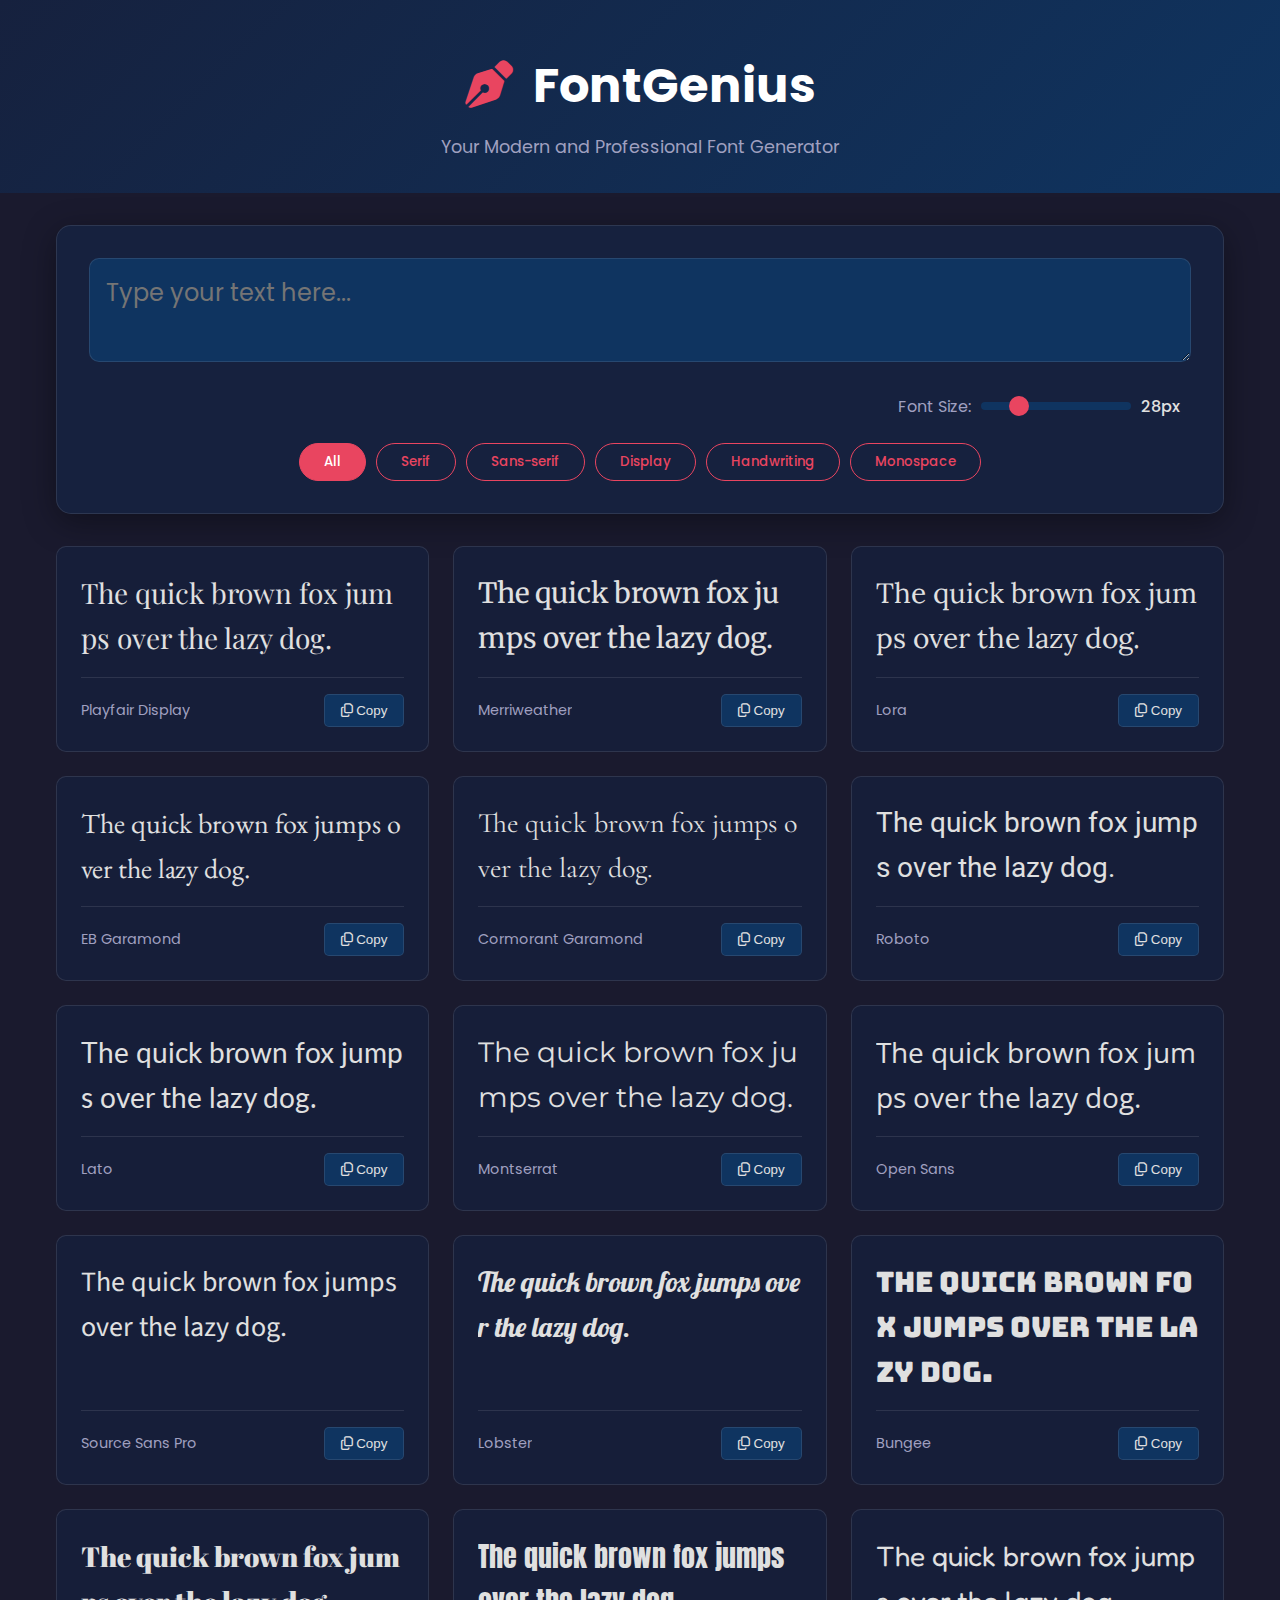
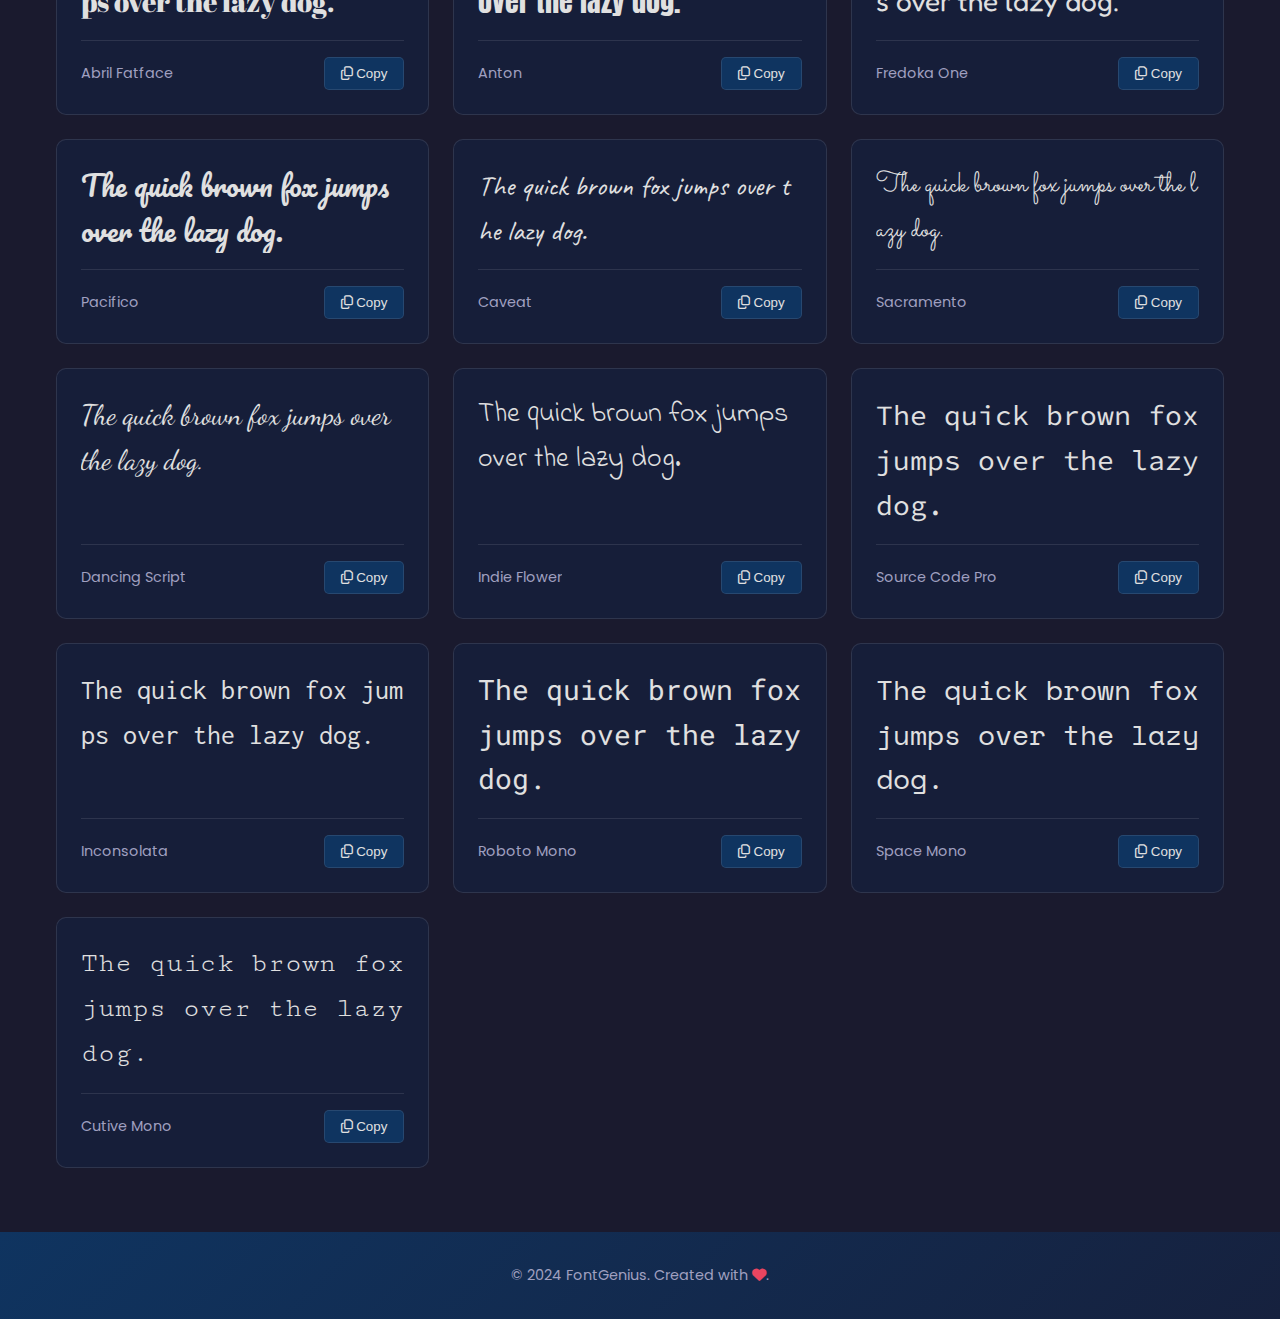
<file: pages/Gen_font/font.html>
<!DOCTYPE html>
<html lang="en">
<head>
    <meta charset="UTF-8">
    <meta name="viewport" content="width=device-width, initial-scale=1.0">
    <title>FontGenius - Modern Font Generator</title>
    <link rel="stylesheet" href="style.css">
    <link rel="preconnect" href="https://fonts.googleapis.com">
    <link rel="preconnect" href="https://fonts.gstatic.com" crossorigin>
    <link href="https://fonts.googleapis.com/css2?family=Poppins:wght@300;400;500;600;700&display=swap" rel="stylesheet">
    <link rel="stylesheet" href="/vendors/themify-icons/css/all.min.css">
</head>
<body>
    <header>
        <h1><i class="fa-solid fa-pen-nib"></i> FontGenius</h1>
        <p>Your Modern and Professional Font Generator</p>
    </header>

    <main>
        <div class="controls-container">
            <div class="input-area">
                <textarea id="text-input" placeholder="Type your text here..."></textarea>
            </div>
            <div class="toolbar">
                <div class="font-size-control">
                    <label for="font-size-slider">Font Size:</label>
                    <input type="range" id="font-size-slider" min="16" max="72" value="28">
                    <span id="font-size-value">28px</span>
                </div>
            </div>
            <div class="categories">
                <button class="category-btn active" data-category="all">All</button>
                <button class="category-btn" data-category="serif">Serif</button>
                <button class="category-btn" data-category="sans-serif">Sans-serif</button>
                <button class="category-btn" data-category="display">Display</button>
                <button class="category-btn" data-category="handwriting">Handwriting</button>
                <button class="category-btn" data-category="monospace">Monospace</button>
            </div>
        </div>

        <div id="font-previews" class="font-previews-grid">
            <!-- Font previews will be generated here by JavaScript -->
        </div>
    </main>

    <footer>
        <p>&copy; 2024 FontGenius. Created with <i class="fa-solid fa-heart"></i>.</p>
    </footer>

    <script src="script.js"></script>
</body>
</html>
</file>
<file: pages/uth_faramework/style.css>
/* Custom CSS for UHT-Framework Website */

/* General Body Styling */
body {
    scroll-behavior: smooth;
    overflow-x: hidden;
    /* Apply a subtle background gradient animation */
    background: linear-gradient(135deg, #1a202c, #2d3748, #1a202c);
    background-size: 400% 400%;
    animation: gradientShift 15s ease infinite;
}

/* Keyframes for gradient background animation */
@keyframes gradientShift {
    0% { background-position: 0% 50%; }
    50% { background-position: 100% 50%; }
    100% { background-position: 0% 50%; }
}

/* Animations for elements appearing on scroll */
/* Fade in from bottom animation */
@keyframes fadeInUp {
    from {
        opacity: 0;
        transform: translateY(20px);
    }
    to {
        opacity: 1;
        transform: translateY(0);
    }
}

/* Apply fade-in-up animation to elements with this class */
.animate-fade-in-up {
    opacity: 0; /* Start hidden */
    animation: fadeInUp 0.8s ease-out forwards; /* Apply animation */
}

/* Animation delays for staggered effects */
.animate-fade-in-up.delay-50 { animation-delay: 0.05s; }
.animate-fade-in-up.delay-100 { animation-delay: 0.1s; }
.animate-fade-in-up.delay-150 { animation-delay: 0.15s; }
.animate-fade-in-up.delay-200 { animation-delay: 0.2s; }
.animate-fade-in-up.delay-250 { animation-delay: 0.25s; }
.animate-fade-in-up.delay-300 { animation-delay: 0.3s; }
.animate-fade-in-up.delay-350 { animation-delay: 0.35s; }
.animate-fade-in-up.delay-400 { animation-delay: 0.4s; }
.animate-fade-in-up.delay-450 { animation-delay: 0.45s; }
.animate-fade-in-up.delay-500 { animation-delay: 0.5s; }
.animate-fade-in-up.delay-550 { animation-delay: 0.55s; }
.animate-fade-in-up.delay-600 { animation-delay: 0.6s; }
.animate-fade-in-up.delay-650 { animation-delay: 0.65s; }
.animate-fade-in-up.delay-700 { animation-delay: 0.7s; }
.animate-fade-in-up.delay-800 { animation-delay: 0.8s; }
.animate-fade-in-up.delay-900 { animation-delay: 0.9s; }
.animate-fade-in-up.delay-1000 { animation-delay: 1.0s; }
.animate-fade-in-up.delay-1100 { animation-delay: 1.1s; }
.animate-fade-in-up.delay-1200 { animation-delay: 1.2s; }


/* Text Reveal Animation for Hero Heading */
@keyframes textClip {
    from {
        clip-path: inset(0 100% 0 0);
    }
    to {
        clip-path: inset(0 0 0 0);
    }
}

.animate-text-reveal {
    opacity: 0;
    animation: textClip 1.5s ease-out forwards;
    /* Apply a slight upward movement with the reveal */
    transform: translateY(20px);
    animation-name: textClip, fadeInUp;
    animation-duration: 1.5s, 0.8s;
    animation-delay: 0s, 0s; /* Text reveal starts immediately */
    animation-timing-function: ease-out, ease-out;
    animation-fill-mode: forwards, forwards;
}


/* Card Entry Animation */
@keyframes cardEntry {
    from {
        opacity: 0;
        transform: translateY(50px) scale(0.9);
    }
    to {
        opacity: 1;
        transform: translateY(0) scale(1);
    }
}

.animate-card-entry {
    opacity: 0;
    animation: cardEntry 0.6s cubic-bezier(0.175, 0.885, 0.32, 1.275) forwards; /* Bounce effect */
}

/* Staggered delays for card entry animations */
.animate-card-entry.delay-100 { animation-delay: 0.1s; }
.animate-card-entry.delay-200 { animation-delay: 0.2s; }
.animate-card-entry.delay-300 { animation-delay: 0.3s; }
.animate-card-entry.delay-400 { animation-delay: 0.4s; }
.animate-card-entry.delay-500 { animation-delay: 0.5s; }
.animate-card-entry.delay-600 { animation-delay: 0.6s; }
.animate-card-entry.delay-700 { animation-delay: 0.7s; }
.animate-card-entry.delay-800 { animation-delay: 0.8s; }
.animate-card-entry.delay-900 { animation-delay: 0.9s; }
.animate-card-entry.delay-1000 { animation-delay: 1.0s; }
.animate-card-entry.delay-1100 { animation-delay: 1.1s; }
.animate-card-entry.delay-1200 { animation-delay: 1.2s; }


/* Header and Navigation Styling */
header {
    border-radius: 0 0 1rem 1rem; /* rounded-b-xl */
}

/* Feature Card Hover Effect */
.feature-card, .tool-card, .tool-detail-card {
    transition: transform 0.3s ease-in-out, box-shadow 0.3s ease-in-out, border-color 0.3s ease-in-out;
}

.feature-card:hover, .tool-card:hover, .tool-detail-card:hover {
    transform: scale(1.03);
    box-shadow: 0 10px 20px rgba(0, 255, 255, 0.2); /* Teal glow effect */
}

/* Three.js Background Canvas Styling */
#three-bg {
    top: 0;
    left: 0;
    width: 100%;
    height: 100%;
    position: fixed;
    z-index: -10;
    pointer-events: none;
}

/* Ensure sections take up at least full viewport height for better presentation */
#home {
    min-height: 100vh;
}

/* Adjust main content padding to avoid overlap with fixed header/footer */
main {
    padding-top: 6rem; /* Adjust based on header height */
    padding-bottom: 6rem; /* Adjust based on footer height */
}

/* Specific styling for social icons on hover */
.social-icon-hover:hover {
    filter: drop-shadow(0 0 8px rgba(0, 255, 255, 0.6)); /* Add a glow effect */
}

.fa-facebook:hover { color: #1877F2; }
.fa-twitter:hover { color: #1DA1F2; }
.fa-linkedin:hover { color: #0A66C2; }
.fa-github:hover { color: #ffffff; } /* White for GitHub */
.fa-instagram:hover {
    background: radial-gradient(circle at 30% 107%, #fdf497 0%, #fdf497 5%, #fd5949 45%, #d6249f 60%, #285AEB 90%);
    -webkit-background-clip: text;
    background-clip: text;
    -webkit-text-fill-color: transparent;
}
.fa-tiktok:hover { color: #69C9D0; }
.fa-telegram:hover { color: #0088CC; }
.fa-whatsapp:hover { color: #25D366; }

/* Accordion specific styles */
.accordion-header {
    cursor: pointer;
    user-select: none; /* Prevent text selection on click */
}

.accordion-content {
    /* max-height is controlled by JS for smooth transition */
    transition: max-height 0.5s ease-in-out, padding-top 0.5s ease-in-out;
}

.accordion-icon {
    transform: rotate(0deg);
}

.accordion-header.active .accordion-icon {
    transform: rotate(180deg);
}

/* Mobile Navigation Overlay */
#mobile-nav-overlay {
    transition: transform 0.3s ease-in-out;
}

/* Responsive adjustments for smaller screens */
@media (max-width: 768px) {
    .text-5xl {
        font-size: 3rem; /* Adjust hero title size for mobile */
    }
    .text-7xl {
        font-size: 4rem; /* Adjust hero title size for mobile */
    }
    .text-xl {
        font-size: 1.125rem; /* Adjust paragraph size for mobile */
    }
    .text-2xl {
        font-size: 1.5rem; /* Adjust feature/tool title size for mobile */
    }
    .feature-card, .tool-card, .tool-detail-card {
        padding: 1.5rem; /* Adjust padding for cards on mobile */
    }
    /* Hide desktop nav on mobile */
    nav ul.hidden {
        display: none;
    }
    /* Show mobile menu button */
    #mobile-menu-button {
        display: block;
    }
    /* Mobile nav links styling */
    #mobile-nav-overlay ul {
        flex-direction: column; /* Stack nav links vertically */
        align-items: center;
        margin-top: 1rem;
        width: 30%;
    }
    #mobile-nav-overlay ul li {
        margin-bottom: 0.5rem;
    }
}
</file>
<file: pages/Gen_font/style.css>
:root {
    --bg-color: #1a1a2e;
    --primary-color: #16213e;
    --secondary-color: #0f3460;
    --accent-color: #e94560;
    --text-color: #e0e0e0;
    --light-text-color: #a0a0c0;
    --card-bg: rgba(22, 33, 62, 0.7);
    --border-color: rgba(255, 255, 255, 0.1);
    --hover-color: #e94560;
}

* {
    margin: 0;
    padding: 0;
    box-sizing: border-box;
}

body {
    font-family: 'Poppins', sans-serif;
    background-color: var(--bg-color);
    color: var(--text-color);
    line-height: 1.6;
}

header {
    text-align: center;
    padding: 3rem 1rem 2rem;
    background: linear-gradient(135deg, var(--primary-color), var(--secondary-color));
}

header h1 {
    font-size: 3rem;
    font-weight: 700;
    margin-bottom: 0.5rem;
    color: white;
}

header h1 i {
    color: var(--accent-color);
    margin-right: 10px;
}

header p {
    font-size: 1.1rem;
    color: var(--light-text-color);
}

main {
    max-width: 1200px;
    margin: 0 auto;
    padding: 2rem 1rem;
}

.controls-container {
    background-color: var(--primary-color);
    padding: 2rem;
    border-radius: 15px;
    margin-bottom: 2rem;
    box-shadow: 0 8px 32px 0 rgba(0, 0, 0, 0.37);
    border: 1px solid var(--border-color);
}

#text-input {
    width: 100%;
    min-height: 100px;
    padding: 1rem;
    font-family: 'Poppins', sans-serif;
    font-size: 1.5rem;
    background-color: var(--secondary-color);
    border: 1px solid var(--border-color);
    border-radius: 10px;
    color: var(--text-color);
    resize: vertical;
    transition: all 0.3s ease;
}

#text-input:focus {
    outline: none;
    border-color: var(--accent-color);
    box-shadow: 0 0 15px rgba(233, 69, 96, 0.5);
}

.toolbar {
    display: flex;
    justify-content: flex-end;
    align-items: center;
    margin-top: 1.5rem;
    margin-bottom: 1.5rem;
}

.font-size-control {
    display: flex;
    align-items: center;
    gap: 10px;
    color: var(--light-text-color);
}

#font-size-slider {
    -webkit-appearance: none;
    appearance: none;
    width: 150px;
    height: 8px;
    background: var(--secondary-color);
    outline: none;
    border-radius: 5px;
}

#font-size-slider::-webkit-slider-thumb {
    -webkit-appearance: none;
    appearance: none;
    width: 20px;
    height: 20px;
    background: var(--accent-color);
    cursor: pointer;
    border-radius: 50%;
}

#font-size-slider::-moz-range-thumb {
    width: 20px;
    height: 20px;
    background: var(--accent-color);
    cursor: pointer;
    border-radius: 50%;
}

#font-size-value {
    font-weight: 500;
    color: var(--text-color);
    width: 50px;
}

.categories {
    display: flex;
    justify-content: center;
    flex-wrap: wrap;
    gap: 10px;
    margin-top: 1rem;
}

.category-btn {
    background-color: transparent;
    border: 1px solid var(--accent-color);
    color: var(--accent-color);
    padding: 0.5rem 1.5rem;
    border-radius: 20px;
    cursor: pointer;
    font-family: 'Poppins', sans-serif;
    font-weight: 500;
    transition: all 0.3s ease;
}

.category-btn:hover, .category-btn.active {
    background-color: var(--accent-color);
    color: white;
}

.font-previews-grid {
    display: grid;
    grid-template-columns: repeat(auto-fill, minmax(300px, 1fr));
    gap: 1.5rem;
}

.font-card {
    background: var(--card-bg);
    border: 1px solid var(--border-color);
    border-radius: 10px;
    padding: 1.5rem;
    display: flex;
    flex-direction: column;
    transition: all 0.3s ease;
}

.font-card:hover {
    transform: translateY(-5px);
    box-shadow: 0 8px 32px 0 rgba(0, 0, 0, 0.37);
    border-color: var(--accent-color);
}

.font-card .preview-text {
    flex-grow: 1;
    min-height: 80px;
    word-break: break-all;
    overflow: hidden;
    font-size: 28px; /* Default font size */
}

.font-card-footer {
    display: flex;
    justify-content: space-between;
    align-items: center;
    margin-top: 1rem;
    padding-top: 1rem;
    border-top: 1px solid var(--border-color);
}

.font-name {
    font-size: 0.9rem;
    color: var(--light-text-color);
    overflow: hidden;
    text-overflow: ellipsis;
    white-space: nowrap;
}

.copy-btn {
    background-color: var(--secondary-color);
    color: var(--text-color);
    border: 1px solid var(--border-color);
    padding: 0.5rem 1rem;
    border-radius: 5px;
    cursor: pointer;
    transition: all 0.3s ease;
}

.copy-btn:hover {
    background-color: var(--accent-color);
    color: white;
    border-color: var(--accent-color);
}

.copy-btn.copied {
    background-color: #28a745;
    color: white;
    border-color: #28a745;
}

footer {
    text-align: center;
    padding: 2rem 1rem;
    margin-top: 2rem;
    color: var(--light-text-color);
    font-size: 0.9rem;
    background: linear-gradient(135deg, var(--secondary-color), var(--primary-color));
}

footer i {
    color: var(--accent-color);
}
</file>
<file: pages/uth_faramework/cnd.css>
/*! tailwindcss v4.1.11 | MIT License | https://tailwindcss.com */
@layer properties;
@layer theme, base, components, utilities;
@layer theme {
  :root, :host {
    --font-sans: ui-sans-serif, system-ui, sans-serif, 'Apple Color Emoji', 'Segoe UI Emoji', 'Segoe UI Symbol',
    'Noto Color Emoji';
    --font-mono: ui-monospace, SFMono-Regular, Menlo, Monaco, Consolas, 'Liberation Mono', 'Courier New',
    monospace;
    --color-green-500: oklch(72.3% 0.219 149.579);
    --color-teal-300: oklch(85.5% 0.138 181.071);
    --color-teal-400: oklch(77.7% 0.152 181.912);
    --color-teal-500: oklch(70.4% 0.14 182.503);
    --color-teal-600: oklch(60% 0.118 184.704);
    --color-blue-400: oklch(70.7% 0.165 254.624);
    --color-blue-500: oklch(62.3% 0.214 259.815);
    --color-blue-600: oklch(54.6% 0.245 262.881);
    --color-blue-700: oklch(48.8% 0.243 264.376);
    --color-pink-500: oklch(65.6% 0.241 354.308);
    --color-gray-100: oklch(96.7% 0.003 264.542);
    --color-gray-300: oklch(87.2% 0.01 258.338);
    --color-gray-400: oklch(70.7% 0.022 261.325);
    --color-gray-500: oklch(55.1% 0.027 264.364);
    --color-gray-700: oklch(37.3% 0.034 259.733);
    --color-gray-800: oklch(27.8% 0.033 256.848);
    --color-gray-900: oklch(21% 0.034 264.665);
    --color-white: #fff;
    --spacing: 0.25rem;
    --container-2xl: 42rem;
    --container-4xl: 56rem;
    --container-5xl: 64rem;
    --container-7xl: 80rem;
    --text-xs: 0.75rem;
    --text-xs--line-height: calc(1 / 0.75);
    --text-sm: 0.875rem;
    --text-sm--line-height: calc(1.25 / 0.875);
    --text-lg: 1.125rem;
    --text-lg--line-height: calc(1.75 / 1.125);
    --text-xl: 1.25rem;
    --text-xl--line-height: calc(1.75 / 1.25);
    --text-2xl: 1.5rem;
    --text-2xl--line-height: calc(2 / 1.5);
    --text-3xl: 1.875rem;
    --text-3xl--line-height: calc(2.25 / 1.875);
    --text-4xl: 2.25rem;
    --text-4xl--line-height: calc(2.5 / 2.25);
    --text-5xl: 3rem;
    --text-5xl--line-height: 1;
    --text-7xl: 4.5rem;
    --text-7xl--line-height: 1;
    --font-weight-semibold: 600;
    --font-weight-bold: 700;
    --font-weight-extrabold: 800;
    --leading-tight: 1.25;
    --leading-relaxed: 1.625;
    --radius-lg: 0.5rem;
    --radius-xl: 0.75rem;
    --ease-in-out: cubic-bezier(0.4, 0, 0.2, 1);
    --blur-sm: 8px;
    --default-transition-duration: 150ms;
    --default-transition-timing-function: cubic-bezier(0.4, 0, 0.2, 1);
    --default-font-family: var(--font-sans);
    --default-mono-font-family: var(--font-mono);
  }
}
@layer base {
  *, ::after, ::before, ::backdrop, ::file-selector-button {
    box-sizing: border-box;
    margin: 0;
    padding: 0;
    border: 0 solid;
  }
  html, :host {
    line-height: 1.5;
    -webkit-text-size-adjust: 100%;
    tab-size: 4;
    font-family: var(--default-font-family, ui-sans-serif, system-ui, sans-serif, 'Apple Color Emoji', 'Segoe UI Emoji', 'Segoe UI Symbol', 'Noto Color Emoji');
    font-feature-settings: var(--default-font-feature-settings, normal);
    font-variation-settings: var(--default-font-variation-settings, normal);
    -webkit-tap-highlight-color: transparent;
  }
  hr {
    height: 0;
    color: inherit;
    border-top-width: 1px;
  }
  abbr:where([title]) {
    -webkit-text-decoration: underline dotted;
    text-decoration: underline dotted;
  }
  h1, h2, h3, h4, h5, h6 {
    font-size: inherit;
    font-weight: inherit;
  }
  a {
    color: inherit;
    -webkit-text-decoration: inherit;
    text-decoration: inherit;
  }
  b, strong {
    font-weight: bolder;
  }
  code, kbd, samp, pre {
    font-family: var(--default-mono-font-family, ui-monospace, SFMono-Regular, Menlo, Monaco, Consolas, 'Liberation Mono', 'Courier New', monospace);
    font-feature-settings: var(--default-mono-font-feature-settings, normal);
    font-variation-settings: var(--default-mono-font-variation-settings, normal);
    font-size: 1em;
  }
  small {
    font-size: 80%;
  }
  sub, sup {
    font-size: 75%;
    line-height: 0;
    position: relative;
    vertical-align: baseline;
  }
  sub {
    bottom: -0.25em;
  }
  sup {
    top: -0.5em;
  }
  table {
    text-indent: 0;
    border-color: inherit;
    border-collapse: collapse;
  }
  :-moz-focusring {
    outline: auto;
  }
  progress {
    vertical-align: baseline;
  }
  summary {
    display: list-item;
  }
  ol, ul, menu {
    list-style: none;
  }
  img, svg, video, canvas, audio, iframe, embed, object {
    display: block;
  }
  img, video {
    max-width: 100%;
    height: auto;
  }
  button, input, select, optgroup, textarea, ::file-selector-button {
    font: inherit;
    font-feature-settings: inherit;
    font-variation-settings: inherit;
    letter-spacing: inherit;
    color: inherit;
    border-radius: 0;
    background-color: transparent;
    opacity: 1;
  }
  :where(select:is([multiple], [size])) optgroup {
    font-weight: bolder;
  }
  :where(select:is([multiple], [size])) optgroup option {
    padding-inline-start: 20px;
  }
  ::file-selector-button {
    margin-inline-end: 4px;
  }
  ::placeholder {
    opacity: 1;
  }
  @supports (not (-webkit-appearance: -apple-pay-button)) or (contain-intrinsic-size: 1px) {
    ::placeholder {
      color: currentcolor;
      @supports (color: color-mix(in lab, red, red)) {
        color: color-mix(in oklab, currentcolor 50%, transparent);
      }
    }
  }
  textarea {
    resize: vertical;
  }
  ::-webkit-search-decoration {
    -webkit-appearance: none;
  }
  ::-webkit-date-and-time-value {
    min-height: 1lh;
    text-align: inherit;
  }
  ::-webkit-datetime-edit {
    display: inline-flex;
  }
  ::-webkit-datetime-edit-fields-wrapper {
    padding: 0;
  }
  ::-webkit-datetime-edit, ::-webkit-datetime-edit-year-field, ::-webkit-datetime-edit-month-field, ::-webkit-datetime-edit-day-field, ::-webkit-datetime-edit-hour-field, ::-webkit-datetime-edit-minute-field, ::-webkit-datetime-edit-second-field, ::-webkit-datetime-edit-millisecond-field, ::-webkit-datetime-edit-meridiem-field {
    padding-block: 0;
  }
  :-moz-ui-invalid {
    box-shadow: none;
  }
  button, input:where([type='button'], [type='reset'], [type='submit']), ::file-selector-button {
    appearance: button;
  }
  ::-webkit-inner-spin-button, ::-webkit-outer-spin-button {
    height: auto;
  }
  [hidden]:where(:not([hidden='until-found'])) {
    display: none!important;
  }
}
@layer utilities {
  .absolute {
    position: absolute;
  }
  .fixed {
    position: fixed;
  }
  .relative {
    position: relative;
  }
  .sticky {
    position: sticky;
  }
  .inset-0 {
    inset: calc(var(--spacing) * 0);
  }
  .top-0 {
    top: calc(var(--spacing) * 0);
  }
  .top-4 {
    top: calc(var(--spacing) * 4);
  }
  .right-4 {
    right: calc(var(--spacing) * 4);
  }
  .-z-10 {
    z-index: calc(10 * -1);
  }
  .z-10 {
    z-index: 10;
  }
  .z-50 {
    z-index: 50;
  }
  .container {
    width: 100%;
    @media (width >= 40rem) {
      max-width: 40rem;
    }
    @media (width >= 48rem) {
      max-width: 48rem;
    }
    @media (width >= 64rem) {
      max-width: 64rem;
    }
    @media (width >= 80rem) {
      max-width: 80rem;
    }
    @media (width >= 96rem) {
      max-width: 96rem;
    }
  }
  .mx-auto {
    margin-inline: auto;
  }
  .mt-1 {
    margin-top: calc(var(--spacing) * 1);
  }
  .mt-2 {
    margin-top: calc(var(--spacing) * 2);
  }
  .mt-4 {
    margin-top: calc(var(--spacing) * 4);
  }
  .mt-8 {
    margin-top: calc(var(--spacing) * 8);
  }
  .mr-3 {
    margin-right: calc(var(--spacing) * 3);
  }
  .mb-4 {
    margin-bottom: calc(var(--spacing) * 4);
  }
  .mb-6 {
    margin-bottom: calc(var(--spacing) * 6);
  }
  .mb-8 {
    margin-bottom: calc(var(--spacing) * 8);
  }
  .mb-10 {
    margin-bottom: calc(var(--spacing) * 10);
  }
  .mb-12 {
    margin-bottom: calc(var(--spacing) * 12);
  }
  .ml-2 {
    margin-left: calc(var(--spacing) * 2);
  }
  .flex {
    display: flex;
  }
  .grid {
    display: grid;
  }
  .hidden {
    display: none;
  }
  .inline-block {
    display: inline-block;
  }
  .h-full {
    height: 100%;
  }
  .max-h-0 {
    max-height: calc(var(--spacing) * 0);
  }
  .min-h-screen {
    min-height: 100vh;
  }
  .w-full {
    width: 100%;
  }
  .max-w-2xl {
    max-width: var(--container-2xl);
  }
  .max-w-4xl {
    max-width: var(--container-4xl);
  }
  .max-w-5xl {
    max-width: var(--container-5xl);
  }
  .max-w-7xl {
    max-width: var(--container-7xl);
  }
  .-translate-x-full {
    --tw-translate-x: -100%;
    translate: var(--tw-translate-x) var(--tw-translate-y);
  }
  .transform {
    transform: var(--tw-rotate-x,) var(--tw-rotate-y,) var(--tw-rotate-z,) var(--tw-skew-x,) var(--tw-skew-y,);
  }
  .grid-cols-1 {
    grid-template-columns: repeat(1, minmax(0, 1fr));
  }
  .flex-col {
    flex-direction: column;
  }
  .flex-wrap {
    flex-wrap: wrap;
  }
  .items-center {
    align-items: center;
  }
  .justify-between {
    justify-content: space-between;
  }
  .justify-center {
    justify-content: center;
  }
  .gap-6 {
    gap: calc(var(--spacing) * 6);
  }
  .gap-10 {
    gap: calc(var(--spacing) * 10);
  }
  .space-y-6 {
    :where(& > :not(:last-child)) {
      --tw-space-y-reverse: 0;
      margin-block-start: calc(calc(var(--spacing) * 6) * var(--tw-space-y-reverse));
      margin-block-end: calc(calc(var(--spacing) * 6) * calc(1 - var(--tw-space-y-reverse)));
    }
  }
  .space-y-8 {
    :where(& > :not(:last-child)) {
      --tw-space-y-reverse: 0;
      margin-block-start: calc(calc(var(--spacing) * 8) * var(--tw-space-y-reverse));
      margin-block-end: calc(calc(var(--spacing) * 8) * calc(1 - var(--tw-space-y-reverse)));
    }
  }
  .space-x-6 {
    :where(& > :not(:last-child)) {
      --tw-space-x-reverse: 0;
      margin-inline-start: calc(calc(var(--spacing) * 6) * var(--tw-space-x-reverse));
      margin-inline-end: calc(calc(var(--spacing) * 6) * calc(1 - var(--tw-space-x-reverse)));
    }
  }
  .overflow-hidden {
    overflow: hidden;
  }
  .overflow-x-hidden {
    overflow-x: hidden;
  }
  .rounded-full {
    border-radius: calc(infinity * 1px);
  }
  .rounded-lg {
    border-radius: var(--radius-lg);
  }
  .rounded-xl {
    border-radius: var(--radius-xl);
  }
  .rounded-t-xl {
    border-top-left-radius: var(--radius-xl);
    border-top-right-radius: var(--radius-xl);
  }
  .rounded-b-xl {
    border-bottom-right-radius: var(--radius-xl);
    border-bottom-left-radius: var(--radius-xl);
  }
  .border {
    border-style: var(--tw-border-style);
    border-width: 1px;
  }
  .border-gray-700 {
    border-color: var(--color-gray-700);
  }
  .bg-gray-800 {
    background-color: var(--color-gray-800);
  }
  .bg-gray-900 {
    background-color: var(--color-gray-900);
  }
  .bg-teal-500 {
    background-color: var(--color-teal-500);
  }
  .bg-gradient-to-br {
    --tw-gradient-position: to bottom right in oklab;
    background-image: linear-gradient(var(--tw-gradient-stops));
  }
  .from-gray-900 {
    --tw-gradient-from: var(--color-gray-900);
    --tw-gradient-stops: var(--tw-gradient-via-stops, var(--tw-gradient-position), var(--tw-gradient-from) var(--tw-gradient-from-position), var(--tw-gradient-to) var(--tw-gradient-to-position));
  }
  .to-gray-800 {
    --tw-gradient-to: var(--color-gray-800);
    --tw-gradient-stops: var(--tw-gradient-via-stops, var(--tw-gradient-position), var(--tw-gradient-from) var(--tw-gradient-from-position), var(--tw-gradient-to) var(--tw-gradient-to-position));
  }
  .p-4 {
    padding: calc(var(--spacing) * 4);
  }
  .p-5 {
    padding: calc(var(--spacing) * 5);
  }
  .p-6 {
    padding: calc(var(--spacing) * 6);
  }
  .p-8 {
    padding: calc(var(--spacing) * 8);
  }
  .px-4 {
    padding-inline: calc(var(--spacing) * 4);
  }
  .px-8 {
    padding-inline: calc(var(--spacing) * 8);
  }
  .py-4 {
    padding-block: calc(var(--spacing) * 4);
  }
  .py-8 {
    padding-block: calc(var(--spacing) * 8);
  }
  .py-20 {
    padding-block: calc(var(--spacing) * 20);
  }
  .pt-0 {
    padding-top: calc(var(--spacing) * 0);
  }
  .text-center {
    text-align: center;
  }
  .text-left {
    text-align: left;
  }
  .text-2xl {
    font-size: var(--text-2xl);
    line-height: var(--tw-leading, var(--text-2xl--line-height));
  }
  .text-3xl {
    font-size: var(--text-3xl);
    line-height: var(--tw-leading, var(--text-3xl--line-height));
  }
  .text-4xl {
    font-size: var(--text-4xl);
    line-height: var(--tw-leading, var(--text-4xl--line-height));
  }
  .text-5xl {
    font-size: var(--text-5xl);
    line-height: var(--tw-leading, var(--text-5xl--line-height));
  }
  .text-lg {
    font-size: var(--text-lg);
    line-height: var(--tw-leading, var(--text-lg--line-height));
  }
  .text-sm {
    font-size: var(--text-sm);
    line-height: var(--tw-leading, var(--text-sm--line-height));
  }
  .text-xl {
    font-size: var(--text-xl);
    line-height: var(--tw-leading, var(--text-xl--line-height));
  }
  .text-xs {
    font-size: var(--text-xs);
    line-height: var(--tw-leading, var(--text-xs--line-height));
  }
  .leading-relaxed {
    --tw-leading: var(--leading-relaxed);
    line-height: var(--leading-relaxed);
  }
  .leading-tight {
    --tw-leading: var(--leading-tight);
    line-height: var(--leading-tight);
  }
  .font-bold {
    --tw-font-weight: var(--font-weight-bold);
    font-weight: var(--font-weight-bold);
  }
  .font-extrabold {
    --tw-font-weight: var(--font-weight-extrabold);
    font-weight: var(--font-weight-extrabold);
  }
  .font-semibold {
    --tw-font-weight: var(--font-weight-semibold);
    font-weight: var(--font-weight-semibold);
  }
  .text-blue-400 {
    color: var(--color-blue-400);
  }
  .text-gray-100 {
    color: var(--color-gray-100);
  }
  .text-gray-300 {
    color: var(--color-gray-300);
  }
  .text-gray-400 {
    color: var(--color-gray-400);
  }
  .text-gray-500 {
    color: var(--color-gray-500);
  }
  .text-teal-300 {
    color: var(--color-teal-300);
  }
  .text-teal-400 {
    color: var(--color-teal-400);
  }
  .text-white {
    color: var(--color-white);
  }
  .antialiased {
    -webkit-font-smoothing: antialiased;
    -moz-osx-font-smoothing: grayscale;
  }
  .shadow-lg {
    --tw-shadow: 0 10px 15px -3px var(--tw-shadow-color, rgb(0 0 0 / 0.1)), 0 4px 6px -4px var(--tw-shadow-color, rgb(0 0 0 / 0.1));
    box-shadow: var(--tw-inset-shadow), var(--tw-inset-ring-shadow), var(--tw-ring-offset-shadow), var(--tw-ring-shadow), var(--tw-shadow);
  }
  .shadow-md {
    --tw-shadow: 0 4px 6px -1px var(--tw-shadow-color, rgb(0 0 0 / 0.1)), 0 2px 4px -2px var(--tw-shadow-color, rgb(0 0 0 / 0.1));
    box-shadow: var(--tw-inset-shadow), var(--tw-inset-ring-shadow), var(--tw-ring-offset-shadow), var(--tw-ring-shadow), var(--tw-shadow);
  }
  .shadow-xl {
    --tw-shadow: 0 20px 25px -5px var(--tw-shadow-color, rgb(0 0 0 / 0.1)), 0 8px 10px -6px var(--tw-shadow-color, rgb(0 0 0 / 0.1));
    box-shadow: var(--tw-inset-shadow), var(--tw-inset-ring-shadow), var(--tw-ring-offset-shadow), var(--tw-ring-shadow), var(--tw-shadow);
  }
  .backdrop-blur-sm {
    --tw-backdrop-blur: blur(var(--blur-sm));
    -webkit-backdrop-filter: var(--tw-backdrop-blur,) var(--tw-backdrop-brightness,) var(--tw-backdrop-contrast,) var(--tw-backdrop-grayscale,) var(--tw-backdrop-hue-rotate,) var(--tw-backdrop-invert,) var(--tw-backdrop-opacity,) var(--tw-backdrop-saturate,) var(--tw-backdrop-sepia,);
    backdrop-filter: var(--tw-backdrop-blur,) var(--tw-backdrop-brightness,) var(--tw-backdrop-contrast,) var(--tw-backdrop-grayscale,) var(--tw-backdrop-hue-rotate,) var(--tw-backdrop-invert,) var(--tw-backdrop-opacity,) var(--tw-backdrop-saturate,) var(--tw-backdrop-sepia,);
  }
  .transition {
    transition-property: color, background-color, border-color, outline-color, text-decoration-color, fill, stroke, --tw-gradient-from, --tw-gradient-via, --tw-gradient-to, opacity, box-shadow, transform, translate, scale, rotate, filter, -webkit-backdrop-filter, backdrop-filter, display, visibility, content-visibility, overlay, pointer-events;
    transition-timing-function: var(--tw-ease, var(--default-transition-timing-function));
    transition-duration: var(--tw-duration, var(--default-transition-duration));
  }
  .transition-all {
    transition-property: all;
    transition-timing-function: var(--tw-ease, var(--default-transition-timing-function));
    transition-duration: var(--tw-duration, var(--default-transition-duration));
  }
  .transition-transform {
    transition-property: transform, translate, scale, rotate;
    transition-timing-function: var(--tw-ease, var(--default-transition-timing-function));
    transition-duration: var(--tw-duration, var(--default-transition-duration));
  }
  .delay-50 {
    transition-delay: 50ms;
  }
  .delay-100 {
    transition-delay: 100ms;
  }
  .delay-150 {
    transition-delay: 150ms;
  }
  .delay-200 {
    transition-delay: 200ms;
  }
  .delay-250 {
    transition-delay: 250ms;
  }
  .delay-300 {
    transition-delay: 300ms;
  }
  .delay-350 {
    transition-delay: 350ms;
  }
  .delay-400 {
    transition-delay: 400ms;
  }
  .delay-450 {
    transition-delay: 450ms;
  }
  .delay-500 {
    transition-delay: 500ms;
  }
  .delay-550 {
    transition-delay: 550ms;
  }
  .delay-600 {
    transition-delay: 600ms;
  }
  .delay-650 {
    transition-delay: 650ms;
  }
  .delay-700 {
    transition-delay: 700ms;
  }
  .delay-800 {
    transition-delay: 800ms;
  }
  .delay-900 {
    transition-delay: 900ms;
  }
  .delay-1000 {
    transition-delay: 1000ms;
  }
  .delay-1100 {
    transition-delay: 1100ms;
  }
  .delay-1200 {
    transition-delay: 1200ms;
  }
  .duration-300 {
    --tw-duration: 300ms;
    transition-duration: 300ms;
  }
  .duration-500 {
    --tw-duration: 500ms;
    transition-duration: 500ms;
  }
  .ease-in-out {
    --tw-ease: var(--ease-in-out);
    transition-timing-function: var(--ease-in-out);
  }
  .hover\:scale-105 {
    &:hover {
      @media (hover: hover) {
        --tw-scale-x: 105%;
        --tw-scale-y: 105%;
        --tw-scale-z: 105%;
        scale: var(--tw-scale-x) var(--tw-scale-y);
      }
    }
  }
  .hover\:border-teal-500 {
    &:hover {
      @media (hover: hover) {
        border-color: var(--color-teal-500);
      }
    }
  }
  .hover\:bg-gray-700 {
    &:hover {
      @media (hover: hover) {
        background-color: var(--color-gray-700);
      }
    }
  }
  .hover\:bg-teal-600 {
    &:hover {
      @media (hover: hover) {
        background-color: var(--color-teal-600);
      }
    }
  }
  .hover\:text-blue-400 {
    &:hover {
      @media (hover: hover) {
        color: var(--color-blue-400);
      }
    }
  }
  .hover\:text-blue-500 {
    &:hover {
      @media (hover: hover) {
        color: var(--color-blue-500);
      }
    }
  }
  .hover\:text-blue-600 {
    &:hover {
      @media (hover: hover) {
        color: var(--color-blue-600);
      }
    }
  }
  .hover\:text-blue-700 {
    &:hover {
      @media (hover: hover) {
        color: var(--color-blue-700);
      }
    }
  }
  .hover\:text-gray-300 {
    &:hover {
      @media (hover: hover) {
        color: var(--color-gray-300);
      }
    }
  }
  .hover\:text-green-500 {
    &:hover {
      @media (hover: hover) {
        color: var(--color-green-500);
      }
    }
  }
  .hover\:text-pink-500 {
    &:hover {
      @media (hover: hover) {
        color: var(--color-pink-500);
      }
    }
  }
  .hover\:text-teal-300 {
    &:hover {
      @media (hover: hover) {
        color: var(--color-teal-300);
      }
    }
  }
  .hover\:text-teal-400 {
    &:hover {
      @media (hover: hover) {
        color: var(--color-teal-400);
      }
    }
  }
  .hover\:text-white {
    &:hover {
      @media (hover: hover) {
        color: var(--color-white);
      }
    }
  }
  .hover\:underline {
    &:hover {
      @media (hover: hover) {
        text-decoration-line: underline;
      }
    }
  }
  .focus\:outline-none {
    &:focus {
      --tw-outline-style: none;
      outline-style: none;
    }
  }
  .md\:flex {
    @media (width >= 48rem) {
      display: flex;
    }
  }
  .md\:hidden {
    @media (width >= 48rem) {
      display: none;
    }
  }
  .md\:grid-cols-2 {
    @media (width >= 48rem) {
      grid-template-columns: repeat(2, minmax(0, 1fr));
    }
  }
  .md\:text-2xl {
    @media (width >= 48rem) {
      font-size: var(--text-2xl);
      line-height: var(--tw-leading, var(--text-2xl--line-height));
    }
  }
  .md\:text-5xl {
    @media (width >= 48rem) {
      font-size: var(--text-5xl);
      line-height: var(--tw-leading, var(--text-5xl--line-height));
    }
  }
  .md\:text-7xl {
    @media (width >= 48rem) {
      font-size: var(--text-7xl);
      line-height: var(--tw-leading, var(--text-7xl--line-height));
    }
  }
  .lg\:grid-cols-3 {
    @media (width >= 64rem) {
      grid-template-columns: repeat(3, minmax(0, 1fr));
    }
  }
}
@property --tw-translate-x {
  syntax: "*";
  inherits: false;
  initial-value: 0;
}
@property --tw-translate-y {
  syntax: "*";
  inherits: false;
  initial-value: 0;
}
@property --tw-translate-z {
  syntax: "*";
  inherits: false;
  initial-value: 0;
}
@property --tw-rotate-x {
  syntax: "*";
  inherits: false;
}
@property --tw-rotate-y {
  syntax: "*";
  inherits: false;
}
@property --tw-rotate-z {
  syntax: "*";
  inherits: false;
}
@property --tw-skew-x {
  syntax: "*";
  inherits: false;
}
@property --tw-skew-y {
  syntax: "*";
  inherits: false;
}
@property --tw-space-y-reverse {
  syntax: "*";
  inherits: false;
  initial-value: 0;
}
@property --tw-space-x-reverse {
  syntax: "*";
  inherits: false;
  initial-value: 0;
}
@property --tw-border-style {
  syntax: "*";
  inherits: false;
  initial-value: solid;
}
@property --tw-gradient-position {
  syntax: "*";
  inherits: false;
}
@property --tw-gradient-from {
  syntax: "<color>";
  inherits: false;
  initial-value: #0000;
}
@property --tw-gradient-via {
  syntax: "<color>";
  inherits: false;
  initial-value: #0000;
}
@property --tw-gradient-to {
  syntax: "<color>";
  inherits: false;
  initial-value: #0000;
}
@property --tw-gradient-stops {
  syntax: "*";
  inherits: false;
}
@property --tw-gradient-via-stops {
  syntax: "*";
  inherits: false;
}
@property --tw-gradient-from-position {
  syntax: "<length-percentage>";
  inherits: false;
  initial-value: 0%;
}
@property --tw-gradient-via-position {
  syntax: "<length-percentage>";
  inherits: false;
  initial-value: 50%;
}
@property --tw-gradient-to-position {
  syntax: "<length-percentage>";
  inherits: false;
  initial-value: 100%;
}
@property --tw-leading {
  syntax: "*";
  inherits: false;
}
@property --tw-font-weight {
  syntax: "*";
  inherits: false;
}
@property --tw-shadow {
  syntax: "*";
  inherits: false;
  initial-value: 0 0 #0000;
}
@property --tw-shadow-color {
  syntax: "*";
  inherits: false;
}
@property --tw-shadow-alpha {
  syntax: "<percentage>";
  inherits: false;
  initial-value: 100%;
}
@property --tw-inset-shadow {
  syntax: "*";
  inherits: false;
  initial-value: 0 0 #0000;
}
@property --tw-inset-shadow-color {
  syntax: "*";
  inherits: false;
}
@property --tw-inset-shadow-alpha {
  syntax: "<percentage>";
  inherits: false;
  initial-value: 100%;
}
@property --tw-ring-color {
  syntax: "*";
  inherits: false;
}
@property --tw-ring-shadow {
  syntax: "*";
  inherits: false;
  initial-value: 0 0 #0000;
}
@property --tw-inset-ring-color {
  syntax: "*";
  inherits: false;
}
@property --tw-inset-ring-shadow {
  syntax: "*";
  inherits: false;
  initial-value: 0 0 #0000;
}
@property --tw-ring-inset {
  syntax: "*";
  inherits: false;
}
@property --tw-ring-offset-width {
  syntax: "<length>";
  inherits: false;
  initial-value: 0px;
}
@property --tw-ring-offset-color {
  syntax: "*";
  inherits: false;
  initial-value: #fff;
}
@property --tw-ring-offset-shadow {
  syntax: "*";
  inherits: false;
  initial-value: 0 0 #0000;
}
@property --tw-backdrop-blur {
  syntax: "*";
  inherits: false;
}
@property --tw-backdrop-brightness {
  syntax: "*";
  inherits: false;
}
@property --tw-backdrop-contrast {
  syntax: "*";
  inherits: false;
}
@property --tw-backdrop-grayscale {
  syntax: "*";
  inherits: false;
}
@property --tw-backdrop-hue-rotate {
  syntax: "*";
  inherits: false;
}
@property --tw-backdrop-invert {
  syntax: "*";
  inherits: false;
}
@property --tw-backdrop-opacity {
  syntax: "*";
  inherits: false;
}
@property --tw-backdrop-saturate {
  syntax: "*";
  inherits: false;
}
@property --tw-backdrop-sepia {
  syntax: "*";
  inherits: false;
}
@property --tw-duration {
  syntax: "*";
  inherits: false;
}
@property --tw-ease {
  syntax: "*";
  inherits: false;
}
@property --tw-scale-x {
  syntax: "*";
  inherits: false;
  initial-value: 1;
}
@property --tw-scale-y {
  syntax: "*";
  inherits: false;
  initial-value: 1;
}
@property --tw-scale-z {
  syntax: "*";
  inherits: false;
  initial-value: 1;
}
@layer properties {
  @supports ((-webkit-hyphens: none) and (not (margin-trim: inline))) or ((-moz-orient: inline) and (not (color:rgb(from red r g b)))) {
    *, ::before, ::after, ::backdrop {
      --tw-translate-x: 0;
      --tw-translate-y: 0;
      --tw-translate-z: 0;
      --tw-rotate-x: initial;
      --tw-rotate-y: initial;
      --tw-rotate-z: initial;
      --tw-skew-x: initial;
      --tw-skew-y: initial;
      --tw-space-y-reverse: 0;
      --tw-space-x-reverse: 0;
      --tw-border-style: solid;
      --tw-gradient-position: initial;
      --tw-gradient-from: #0000;
      --tw-gradient-via: #0000;
      --tw-gradient-to: #0000;
      --tw-gradient-stops: initial;
      --tw-gradient-via-stops: initial;
      --tw-gradient-from-position: 0%;
      --tw-gradient-via-position: 50%;
      --tw-gradient-to-position: 100%;
      --tw-leading: initial;
      --tw-font-weight: initial;
      --tw-shadow: 0 0 #0000;
      --tw-shadow-color: initial;
      --tw-shadow-alpha: 100%;
      --tw-inset-shadow: 0 0 #0000;
      --tw-inset-shadow-color: initial;
      --tw-inset-shadow-alpha: 100%;
      --tw-ring-color: initial;
      --tw-ring-shadow: 0 0 #0000;
      --tw-inset-ring-color: initial;
      --tw-inset-ring-shadow: 0 0 #0000;
      --tw-ring-inset: initial;
      --tw-ring-offset-width: 0px;
      --tw-ring-offset-color: #fff;
      --tw-ring-offset-shadow: 0 0 #0000;
      --tw-backdrop-blur: initial;
      --tw-backdrop-brightness: initial;
      --tw-backdrop-contrast: initial;
      --tw-backdrop-grayscale: initial;
      --tw-backdrop-hue-rotate: initial;
      --tw-backdrop-invert: initial;
      --tw-backdrop-opacity: initial;
      --tw-backdrop-saturate: initial;
      --tw-backdrop-sepia: initial;
      --tw-duration: initial;
      --tw-ease: initial;
      --tw-scale-x: 1;
      --tw-scale-y: 1;
      --tw-scale-z: 1;
    }
  }
}
</file>
